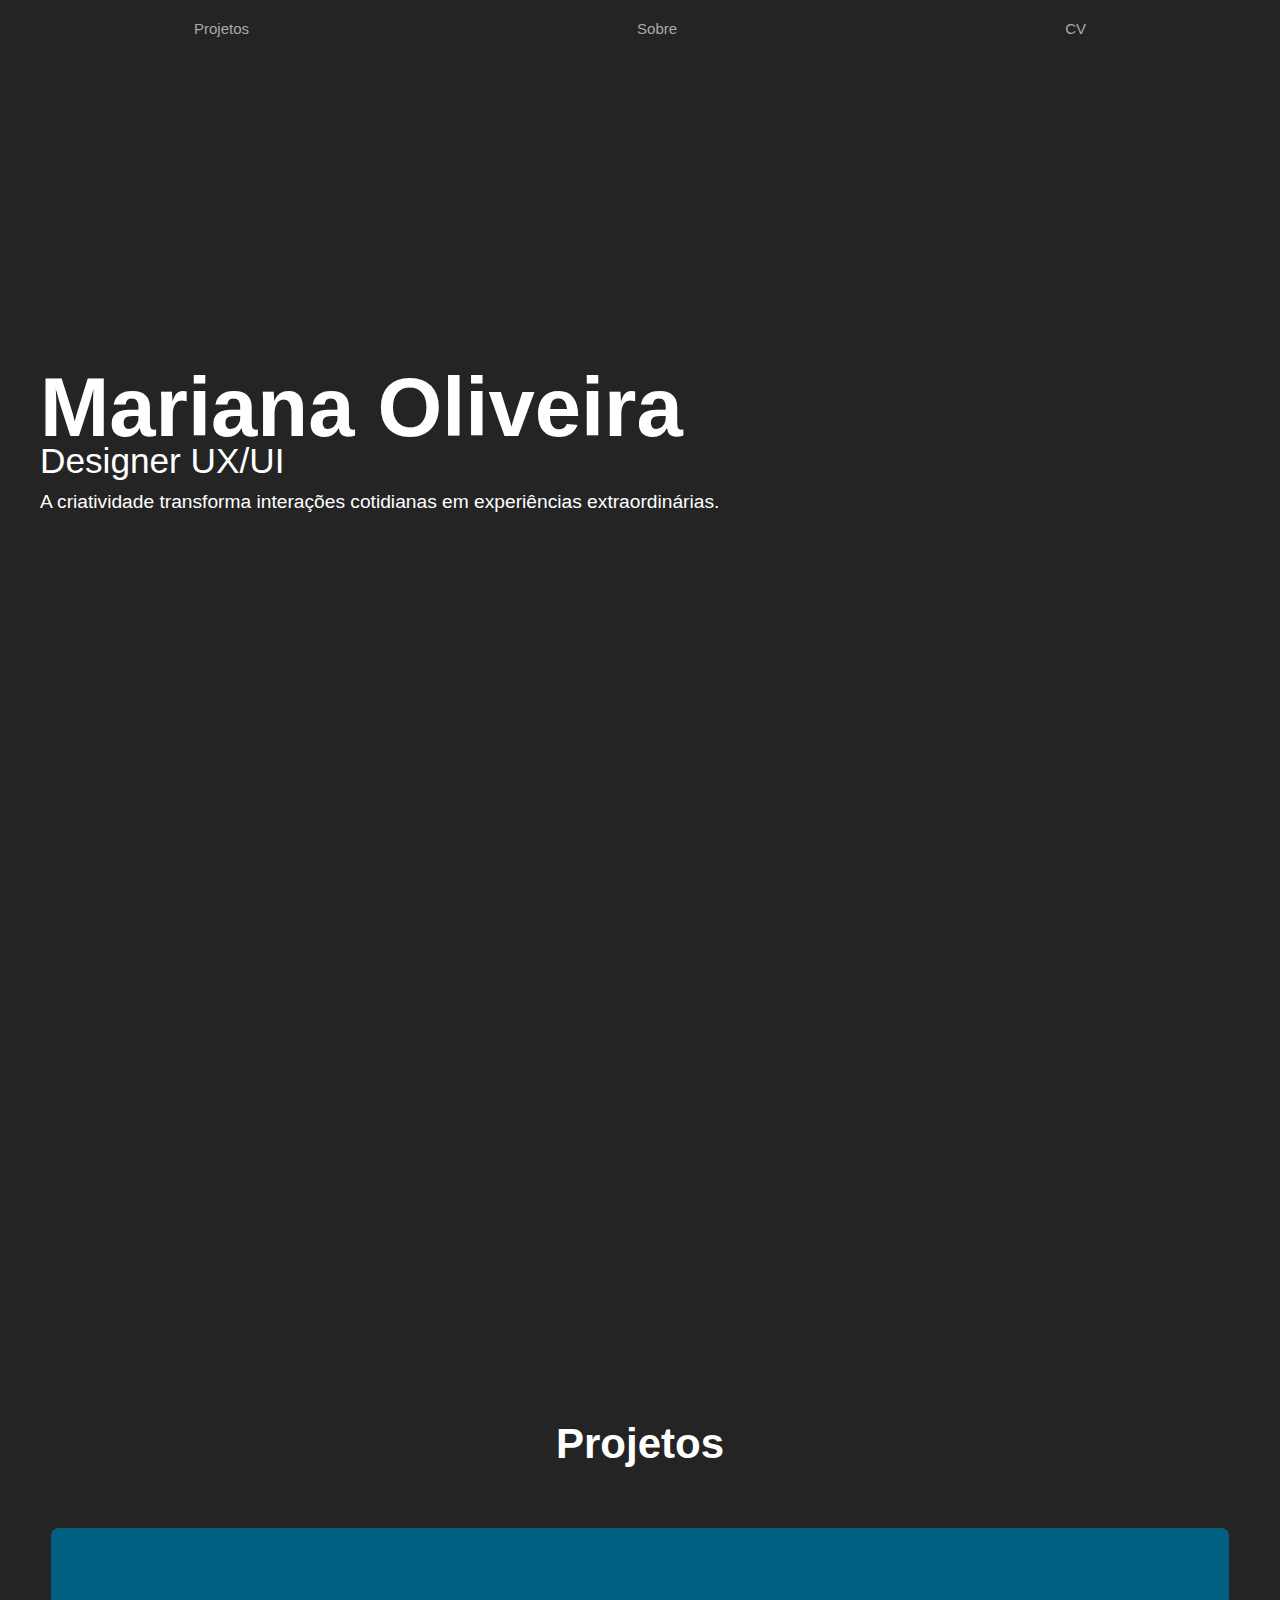
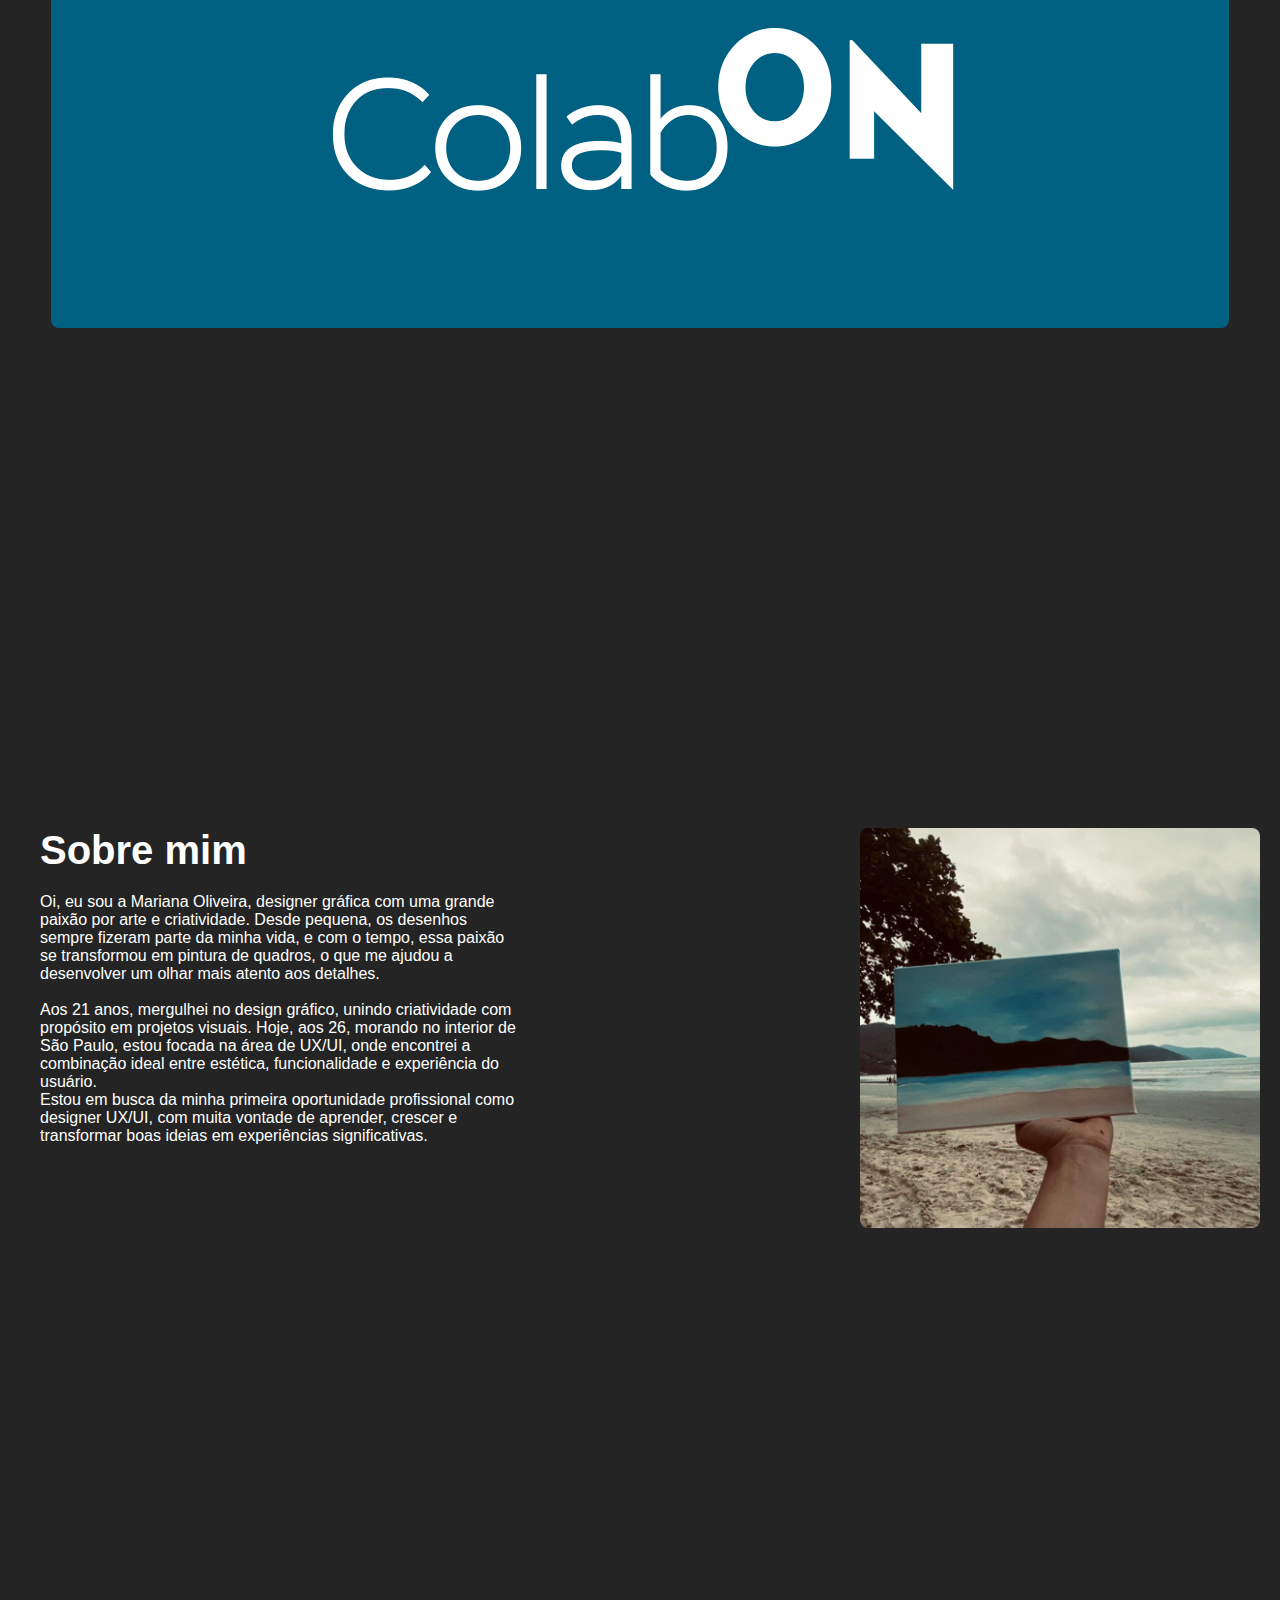
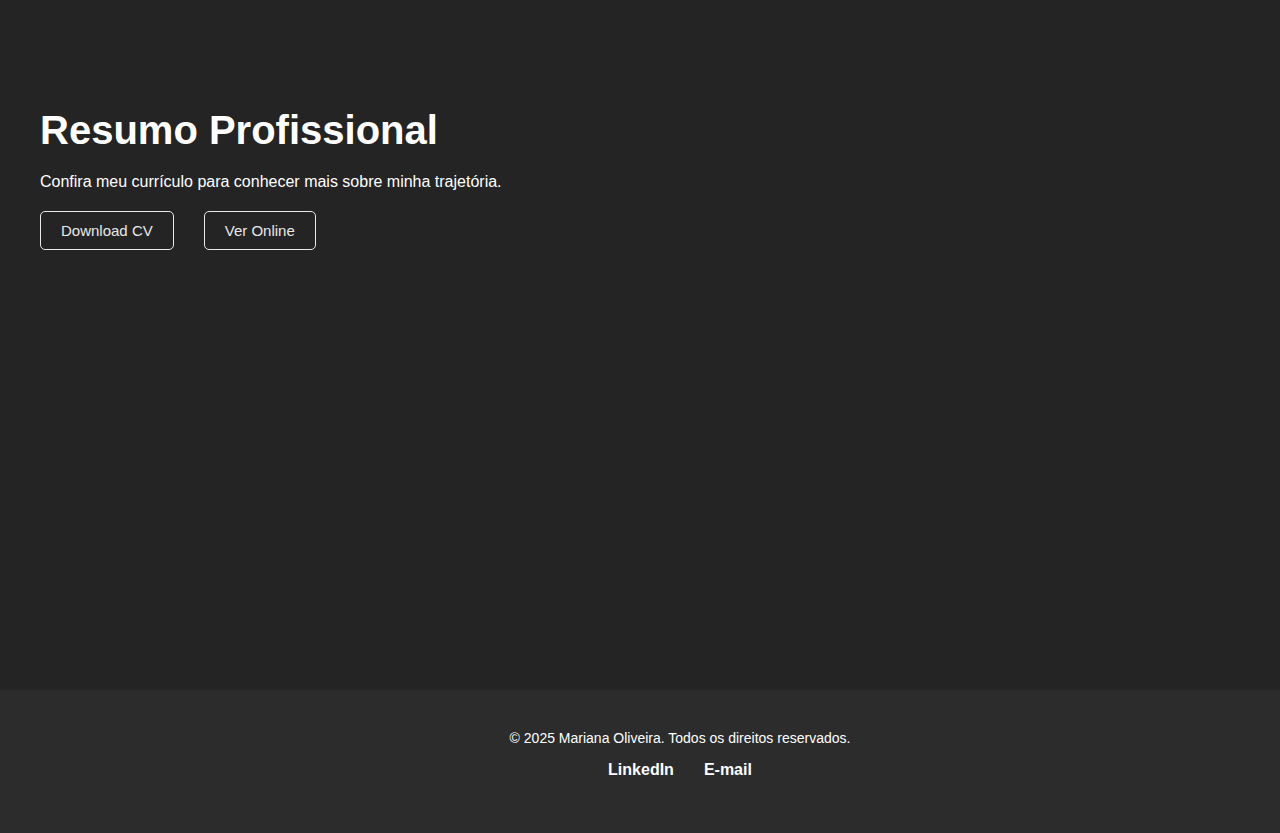
<file: index.html>
<!DOCTYPE html>
<html lang="pt-br">
<head>
    <!-- Meta dados -->
    <meta charset="UTF-8">
    <meta name="viewport" content="width=device-width, initial-scale=1.0">
    <title>Mariana Oliveira</title>
    <!-- Google Fonts -->
    <link rel="preconnect" href="https://fonts.googleapis.com">
    <link rel="preconnect" href="https://fonts.gstatic.com" crossorigin>
    <link rel="stylesheet" href="02.css">
    <link rel="stylesheet" href="https://cdnjs.cloudflare.com/ajax/libs/font-awesome/6.0.0-beta3/css/all.min.css">

</head>
<body>
    <header>

        <!-- Botão do menu hambúrguer no mobile -->
        <div class="menu-toggle" onclick="toggleMenu()">☰</div>

        <nav class="menu-desktop">
            <ul>
                <li><a href="#projetos" id="projetos-item">Projetos</a></li>
                <li><a href="#sobre" id="sobre-item">Sobre</a></li>
                <li><a href="#cv" id="cv-item">CV</a></li>
            </ul>
        </nav>
        <section id="container">
          <h1 class="name">Mariana Oliveira</h1>
          <p class="title">Designer UX/UI</p>
          <p class="quote">A criatividade transforma interações cotidianas em experiências extraordinárias.</p>
        </section> <!-- Aqui fechamos a tag <section> corretamente -->
    </header>

  <div style="height: 500px;"></div> <!-- Espaçador -->

  <div id="container-titulo" class="container-titulo">
    <h1 class="titulo-projetos">Projetos</h1>
  </div>
  

<!-- Conteúdo da página "Projetos" -->
<section id="projetos">

  <a href="projeto01.html" class="retangulo-link"> <!-- Adiciona o link aqui -->
<div class="retangulo">
  <img src="colaboncapa.png" alt="Imagem do projeto" class="imagem-projeto">
</div>
  </a>
</section>

<!--  FIM Conteúdo da página "Projetos" -->

<div style="height: 400px;"></div> <!-- Espaçador -->

<!-- Conteúdo da página "Sobre" -->
<section id="sobre">
  <div class="container-sobre">
    <div class="texto-sobre">
      <h1 class="titulo-sobre">Sobre mim</h1>
      <p>Oi, eu sou a Mariana Oliveira, designer gráfica com uma grande paixão por arte e criatividade. Desde pequena, os desenhos sempre fizeram parte da minha vida, e com o tempo, essa paixão se transformou em pintura de quadros, o que me ajudou a desenvolver um olhar mais atento aos detalhes.</p><br>

      <p>Aos 21 anos, mergulhei no design gráfico, unindo criatividade com propósito em projetos visuais. Hoje, aos 26, morando no interior de São Paulo, estou focada na área de UX/UI, onde encontrei a combinação ideal entre estética, funcionalidade e experiência do usuário.</p>
      
      <p>Estou em busca da minha primeira oportunidade profissional como designer UX/UI, com muita vontade de aprender, crescer e transformar boas ideias em experiências significativas.</p>
    </div>

<div class="imagem-sobre">
  <img src="1.jpeg" alt="Mariana Oliveira" />
</div>



  </div> <!-- fecha container-sobre -->
</section>

<!--  FIM Conteúdo da página "Sobre" -->

<div style="height: 400px;"></div> <!-- Espaçador -->

<!--  Conteúdo da página "CV" -->
<section id="cv">
  <div class="container">
      <!-- Título e descrição da seção CV -->
      <h1 class="titulo-sobre">Resumo Profissional</h1>
      <p>Confira meu currículo para conhecer mais sobre minha trajetória.</p>
      
      <!-- Botões para o CV -->
      <div class="botoes-cv">
            <a href="/docs/Currículo - Mariana Caroline de Oliveira - Designer UX UI.pdf" download class="btn-cv">Download CV</a>
            <a href="/docs/Currículo - Mariana Caroline de Oliveira - Designer UX UI.pdf" target="_blank" class="btn-cv">Ver Online</a>
      </div>
  </div>
</section>
<!--  FIM Conteúdo da página "CV" -->

<div style="height: 400px;"></div> <!-- Espaçador -->

<footer class="rodape">
  <div class="container-rodape">
    <p>© 2025 Mariana Oliveira. Todos os direitos reservados.</p>
    <ul class="social-links">
      <li><a href="https://www.linkedin.com/in/marianacadeoli" target="_blank">LinkedIn</a></li>
      <li><a href="mailto:mari_oliveira99@icloud.com">E-mail</a></li>
    </ul>
  </div>
</footer>

<script>


  const links = document.querySelectorAll('.menu-desktop ul li a');

  links.forEach(link => {
    link.addEventListener('click', function () {
      // Remove a classe 'ativo' de todos os links
      links.forEach(l => l.classList.remove('ativo'));
      
      // Adiciona 'ativo' somente ao link clicado
      this.classList.add('ativo');
    });
  });


function trocarImagemProjeto() {
  const imagemProjeto = document.querySelector(".imagem-projeto");

  if (!imagemProjeto) return; // segurança: evita erro se não encontrar a imagem

  if (window.innerWidth <= 768) {
    imagemProjeto.src = "colaboncapamobile.png"; // Imagem para mobile
  } else {
    imagemProjeto.src = "colaboncapa.png"; // Imagem para desktop
  }
}

// Executa ao carregar a página
trocarImagemProjeto();

// Reexecuta ao redimensionar a tela
window.addEventListener("resize", trocarImagemProjeto);

  function toggleMenu() {
      document.querySelector(".menu-desktop").classList.toggle("menu-open");
  }

  document.addEventListener("DOMContentLoaded", function () {
      const menuLinks = document.querySelectorAll(".menu-desktop a");
      const sections = document.querySelectorAll("section");
      const firstSection = document.querySelector(".container"); // Seção inicial

      function scrollToSection(event) {
          event.preventDefault();

          const targetId = this.getAttribute("href");
          const targetSection = document.querySelector(targetId);

          if (targetSection) {
              const windowHeight = window.innerHeight;
              const sectionHeight = targetSection.offsetHeight;
              const sectionTop = targetSection.offsetTop;
              const offset = sectionTop - (windowHeight / 2) + (sectionHeight / 2);

              window.scrollTo({
                  top: offset,
                  behavior: "smooth"
              });

              menuLinks.forEach(link => link.classList.remove("active"));

              setTimeout(() => {
                  this.classList.add("active");
              }, 800);
          }
      }

      menuLinks.forEach(link => {
          link.addEventListener("click", scrollToSection);
      });

      function activateLink() {
          let fromTop = window.scrollY;
          let windowHeight = window.innerHeight;
          let firstSectionHeight = firstSection.offsetHeight;
          let firstSectionBottom = firstSection.offsetTop + firstSectionHeight;

          // Se estiver na primeira seção, remove os links ativos
          if (fromTop < firstSectionBottom / 3) {
              menuLinks.forEach(link => link.classList.remove("active"));
              return;
          }

          let found = false;

          sections.forEach(section => {
              let sectionTop = section.offsetTop;
              let sectionHeight = section.offsetHeight;
              let sectionCenter = sectionTop - (windowHeight / 2) + (sectionHeight / 2);

              if (fromTop >= sectionCenter - 50 && fromTop < sectionCenter + sectionHeight - 50) {
                  let sectionId = "#" + section.id;

                  menuLinks.forEach(link => {
                      if (link.getAttribute("href") === sectionId) {
                          link.classList.add("active");
                          found = true;
                      } else if (!found) {
                          link.classList.remove("active");
                      }
                  });
              }
          });
      }

      window.addEventListener("scroll", activateLink);
      activateLink();
  });
</script>


</body>
</html>
</file>
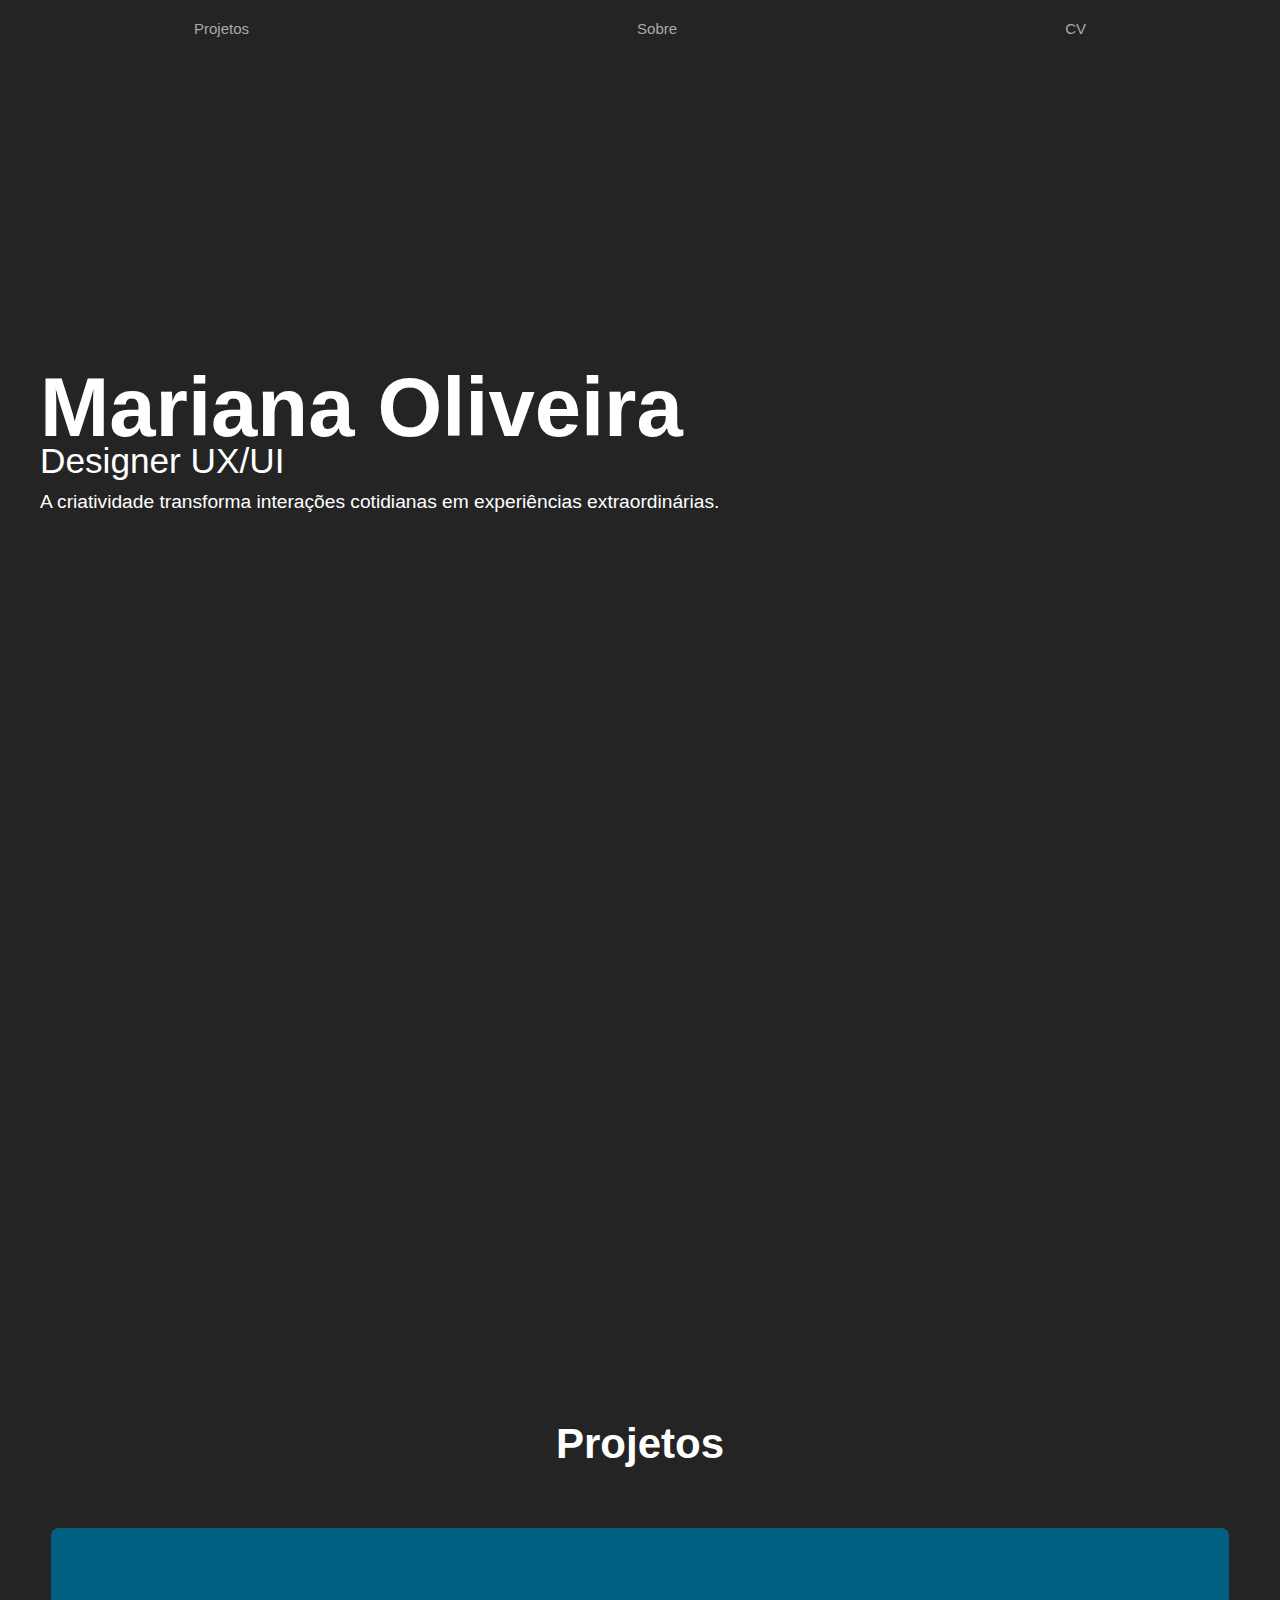
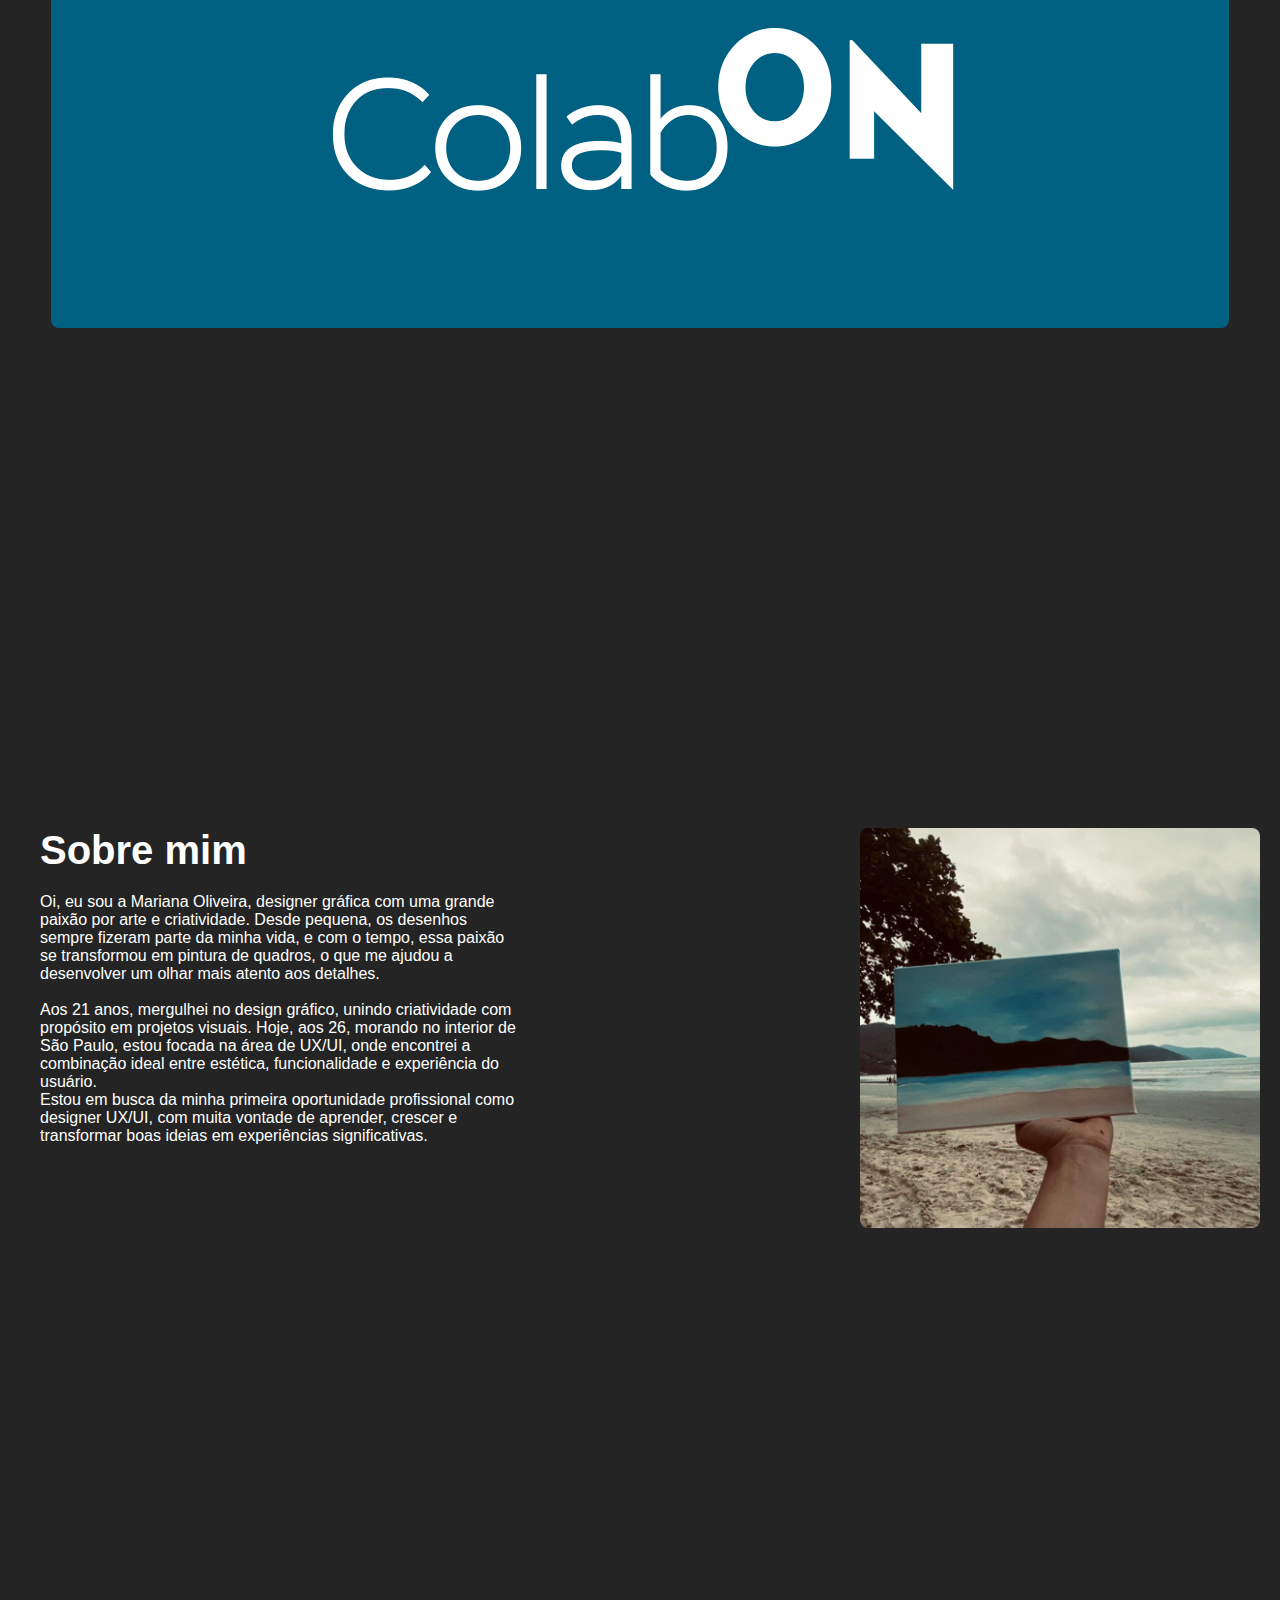
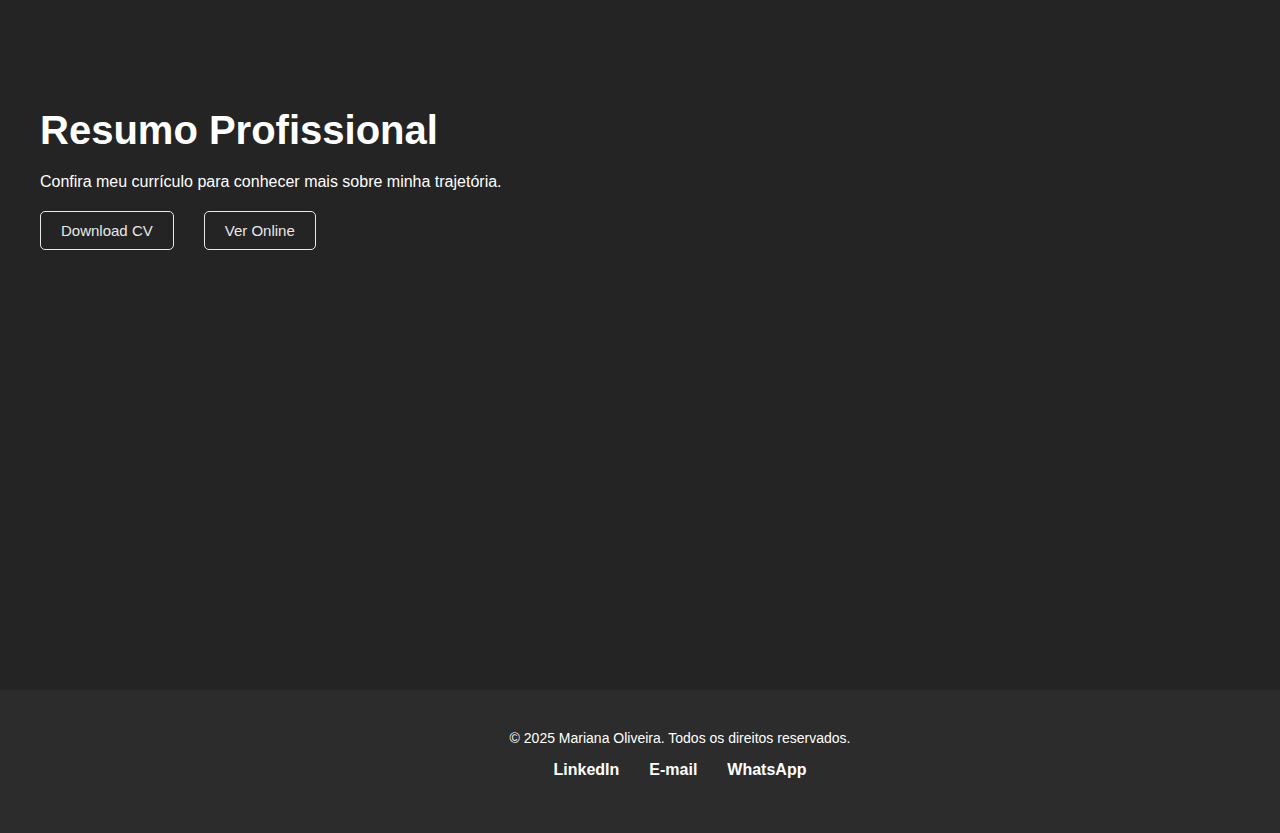
<file: index01.html>
<!DOCTYPE html>
<html lang="pt-br">
<head>
    <!-- Meta dados -->
    <meta charset="UTF-8">
    <meta name="viewport" content="width=device-width, initial-scale=1.0">
    <title>Mariana Oliveira</title>
    <!-- Google Fonts -->
    <link rel="preconnect" href="https://fonts.googleapis.com">
    <link rel="preconnect" href="https://fonts.gstatic.com" crossorigin>
    <link rel="stylesheet" href="02.css">
    <link rel="stylesheet" href="https://cdnjs.cloudflare.com/ajax/libs/font-awesome/6.0.0-beta3/css/all.min.css">

</head>
<body>
    <header>

        <!-- Botão do menu hambúrguer no mobile -->
        <div class="menu-toggle" onclick="toggleMenu()">☰</div>

        <nav class="menu-desktop">
            <ul>
                <li><a href="#projetos" id="projetos-item">Projetos</a></li>
                <li><a href="#sobre" id="sobre-item">Sobre</a></li>
                <li><a href="#cv" id="cv-item">CV</a></li>
            </ul>
        </nav>
        <section id="container">
          <h1 class="name">Mariana Oliveira</h1>
          <p class="title">Designer UX/UI</p>
          <p class="quote">A criatividade transforma interações cotidianas em experiências extraordinárias.</p>
        </section> <!-- Aqui fechamos a tag <section> corretamente -->
    </header>

  <div style="height: 500px;"></div> <!-- Espaçador -->

  <div id="container-titulo" class="container-titulo">
    <h1 class="titulo-projetos">Projetos</h1>
  </div>
  

<!-- Conteúdo da página "Projetos" -->
<section id="projetos">

  <a href="projeto01.html" class="retangulo-link"> <!-- Adiciona o link aqui -->
<div class="retangulo">
  <img src="colaboncapa.png" alt="Imagem do projeto" class="imagem-projeto">
</div>
  </a>
</section>

<!--  FIM Conteúdo da página "Projetos" -->

<div style="height: 400px;"></div> <!-- Espaçador -->

<!-- Conteúdo da página "Sobre" -->
<section id="sobre">
  <div class="container-sobre">
    <div class="texto-sobre">
      <h1 class="titulo-sobre">Sobre mim</h1>
      <p>Oi, eu sou a Mariana Oliveira, designer gráfica com uma grande paixão por arte e criatividade. Desde pequena, os desenhos sempre fizeram parte da minha vida, e com o tempo, essa paixão se transformou em pintura de quadros, o que me ajudou a desenvolver um olhar mais atento aos detalhes.</p><br>

      <p>Aos 21 anos, mergulhei no design gráfico, unindo criatividade com propósito em projetos visuais. Hoje, aos 26, morando no interior de São Paulo, estou focada na área de UX/UI, onde encontrei a combinação ideal entre estética, funcionalidade e experiência do usuário.</p>
      
      <p>Estou em busca da minha primeira oportunidade profissional como designer UX/UI, com muita vontade de aprender, crescer e transformar boas ideias em experiências significativas.</p>
    </div>

<div class="imagem-sobre">
  <img src="1.jpeg" alt="Mariana Oliveira" />
</div>



  </div> <!-- fecha container-sobre -->
</section>

<!--  FIM Conteúdo da página "Sobre" -->

<div style="height: 400px;"></div> <!-- Espaçador -->

<!--  Conteúdo da página "CV" -->
<section id="cv">
  <div class="container">
      <!-- Título e descrição da seção CV -->
      <h1 class="titulo-sobre">Resumo Profissional</h1>
      <p>Confira meu currículo para conhecer mais sobre minha trajetória.</p>
      
      <!-- Botões para o CV -->
      <div class="botoes-cv">
            <a href="/docs/Currículo - Mariana Caroline de Oliveira - Designer UX UI.pdf" download class="btn-cv">Download CV</a>
            <a href="/docs/Currículo - Mariana Caroline de Oliveira - Designer UX UI.pdf" target="_blank" class="btn-cv">Ver Online</a>
      </div>
  </div>
</section>
<!--  FIM Conteúdo da página "CV" -->

<div style="height: 400px;"></div> <!-- Espaçador -->

<footer class="rodape">
  <div class="container-rodape">
    <p>© 2025 Mariana Oliveira. Todos os direitos reservados.</p>
    <ul class="social-links">
      <li><a href="https://www.linkedin.com/in/marianacadeoli" target="_blank">LinkedIn</a></li>
      <li><a href="mailto:mari_oliveira99@icloud.com">E-mail</a></li>
      <li><a href="https://wa.me/5516997311265" target="_blank" rel="noopener noreferrer">WhatsApp</a></li>
    </ul>
  </div>
</footer>

<script>


  const links = document.querySelectorAll('.menu-desktop ul li a');

  links.forEach(link => {
    link.addEventListener('click', function () {
      // Remove a classe 'ativo' de todos os links
      links.forEach(l => l.classList.remove('ativo'));
      
      // Adiciona 'ativo' somente ao link clicado
      this.classList.add('ativo');
    });
  });


function trocarImagemProjeto() {
  const imagemProjeto = document.querySelector(".imagem-projeto");

  if (!imagemProjeto) return; // segurança: evita erro se não encontrar a imagem

  if (window.innerWidth <= 768) {
    imagemProjeto.src = "colaboncapamobile.png"; // Imagem para mobile
  } else {
    imagemProjeto.src = "colaboncapa.png"; // Imagem para desktop
  }
}

// Executa ao carregar a página
trocarImagemProjeto();

// Reexecuta ao redimensionar a tela
window.addEventListener("resize", trocarImagemProjeto);

  function toggleMenu() {
      document.querySelector(".menu-desktop").classList.toggle("menu-open");
  }

  document.addEventListener("DOMContentLoaded", function () {
      const menuLinks = document.querySelectorAll(".menu-desktop a");
      const sections = document.querySelectorAll("section");
      const firstSection = document.querySelector(".container"); // Seção inicial

      function scrollToSection(event) {
          event.preventDefault();

          const targetId = this.getAttribute("href");
          const targetSection = document.querySelector(targetId);

          if (targetSection) {
              const windowHeight = window.innerHeight;
              const sectionHeight = targetSection.offsetHeight;
              const sectionTop = targetSection.offsetTop;
              const offset = sectionTop - (windowHeight / 2) + (sectionHeight / 2);

              window.scrollTo({
                  top: offset,
                  behavior: "smooth"
              });

              menuLinks.forEach(link => link.classList.remove("active"));

              setTimeout(() => {
                  this.classList.add("active");
              }, 800);
          }
      }

      menuLinks.forEach(link => {
          link.addEventListener("click", scrollToSection);
      });

      function activateLink() {
          let fromTop = window.scrollY;
          let windowHeight = window.innerHeight;
          let firstSectionHeight = firstSection.offsetHeight;
          let firstSectionBottom = firstSection.offsetTop + firstSectionHeight;

          // Se estiver na primeira seção, remove os links ativos
          if (fromTop < firstSectionBottom / 3) {
              menuLinks.forEach(link => link.classList.remove("active"));
              return;
          }

          let found = false;

          sections.forEach(section => {
              let sectionTop = section.offsetTop;
              let sectionHeight = section.offsetHeight;
              let sectionCenter = sectionTop - (windowHeight / 2) + (sectionHeight / 2);

              if (fromTop >= sectionCenter - 50 && fromTop < sectionCenter + sectionHeight - 50) {
                  let sectionId = "#" + section.id;

                  menuLinks.forEach(link => {
                      if (link.getAttribute("href") === sectionId) {
                          link.classList.add("active");
                          found = true;
                      } else if (!found) {
                          link.classList.remove("active");
                      }
                  });
              }
          });
      }

      window.addEventListener("scroll", activateLink);
      activateLink();
  });
</script>


</body>
</html>
</file>
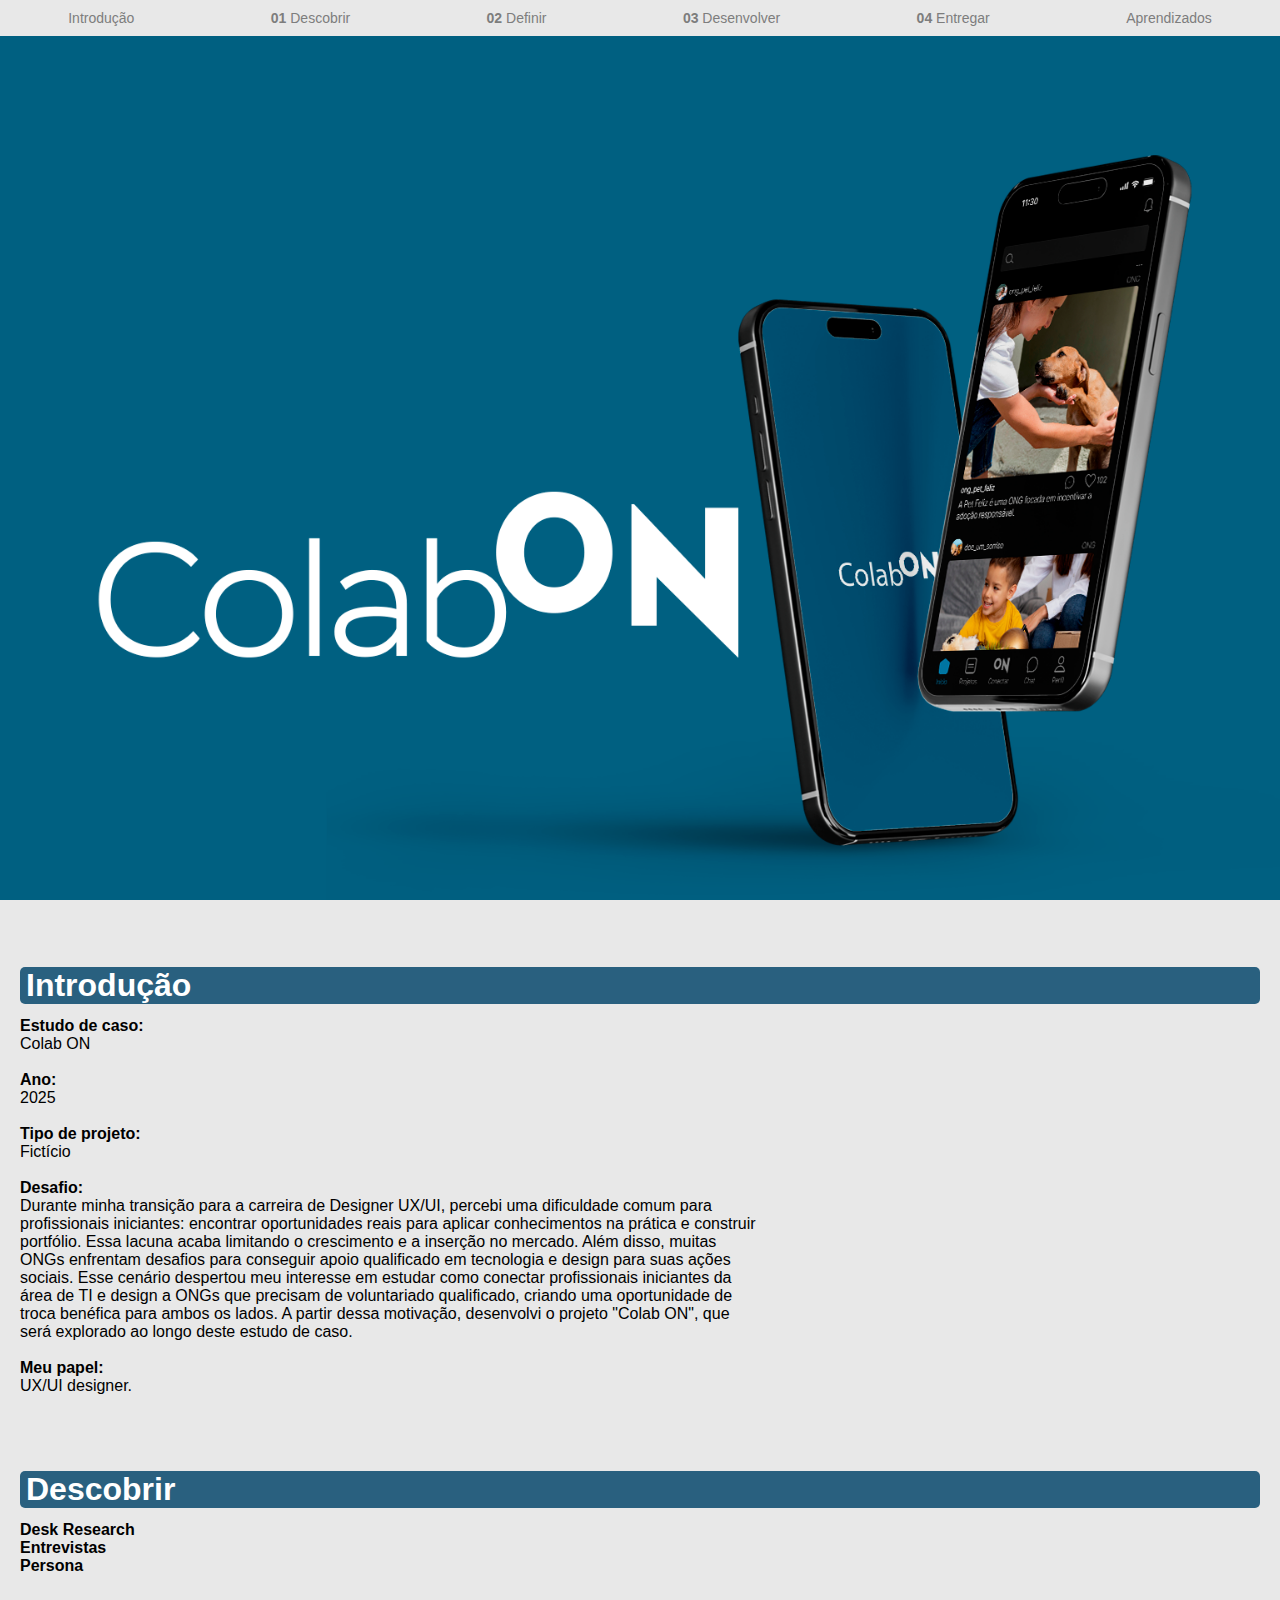
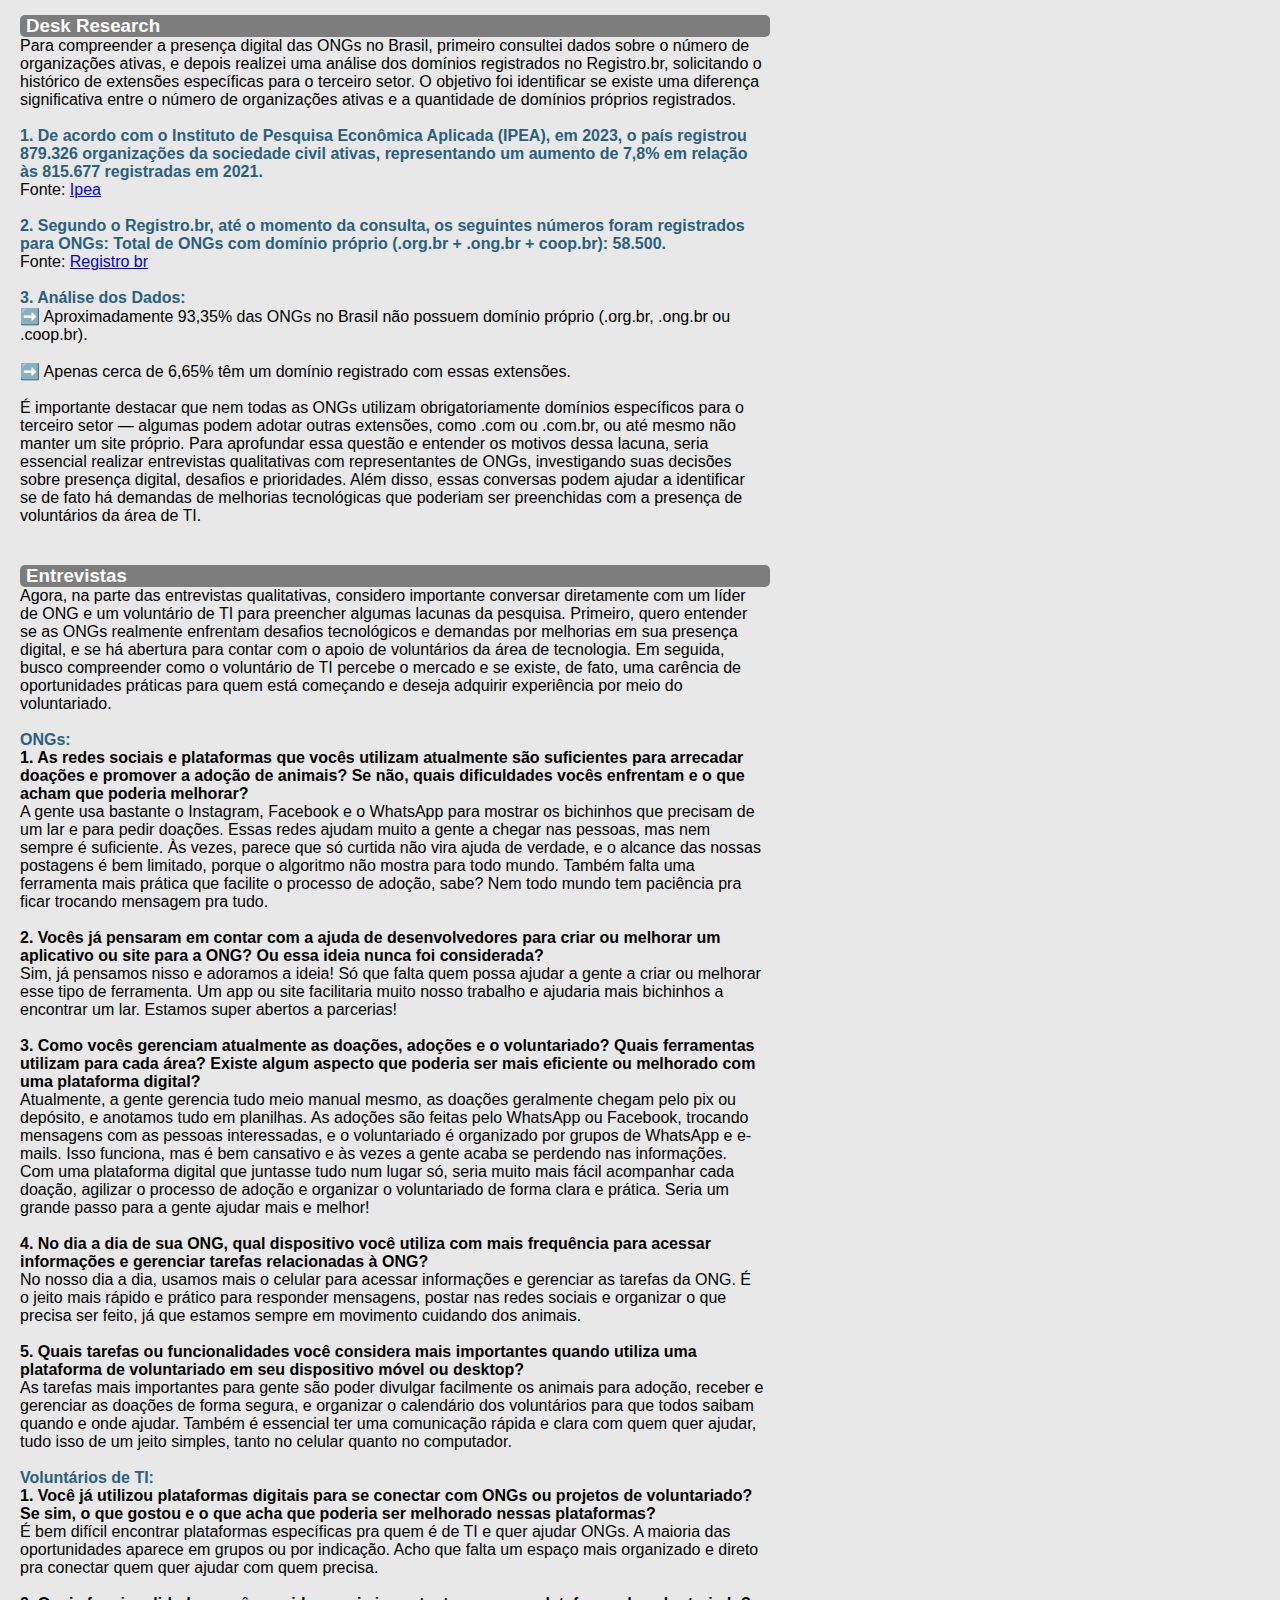
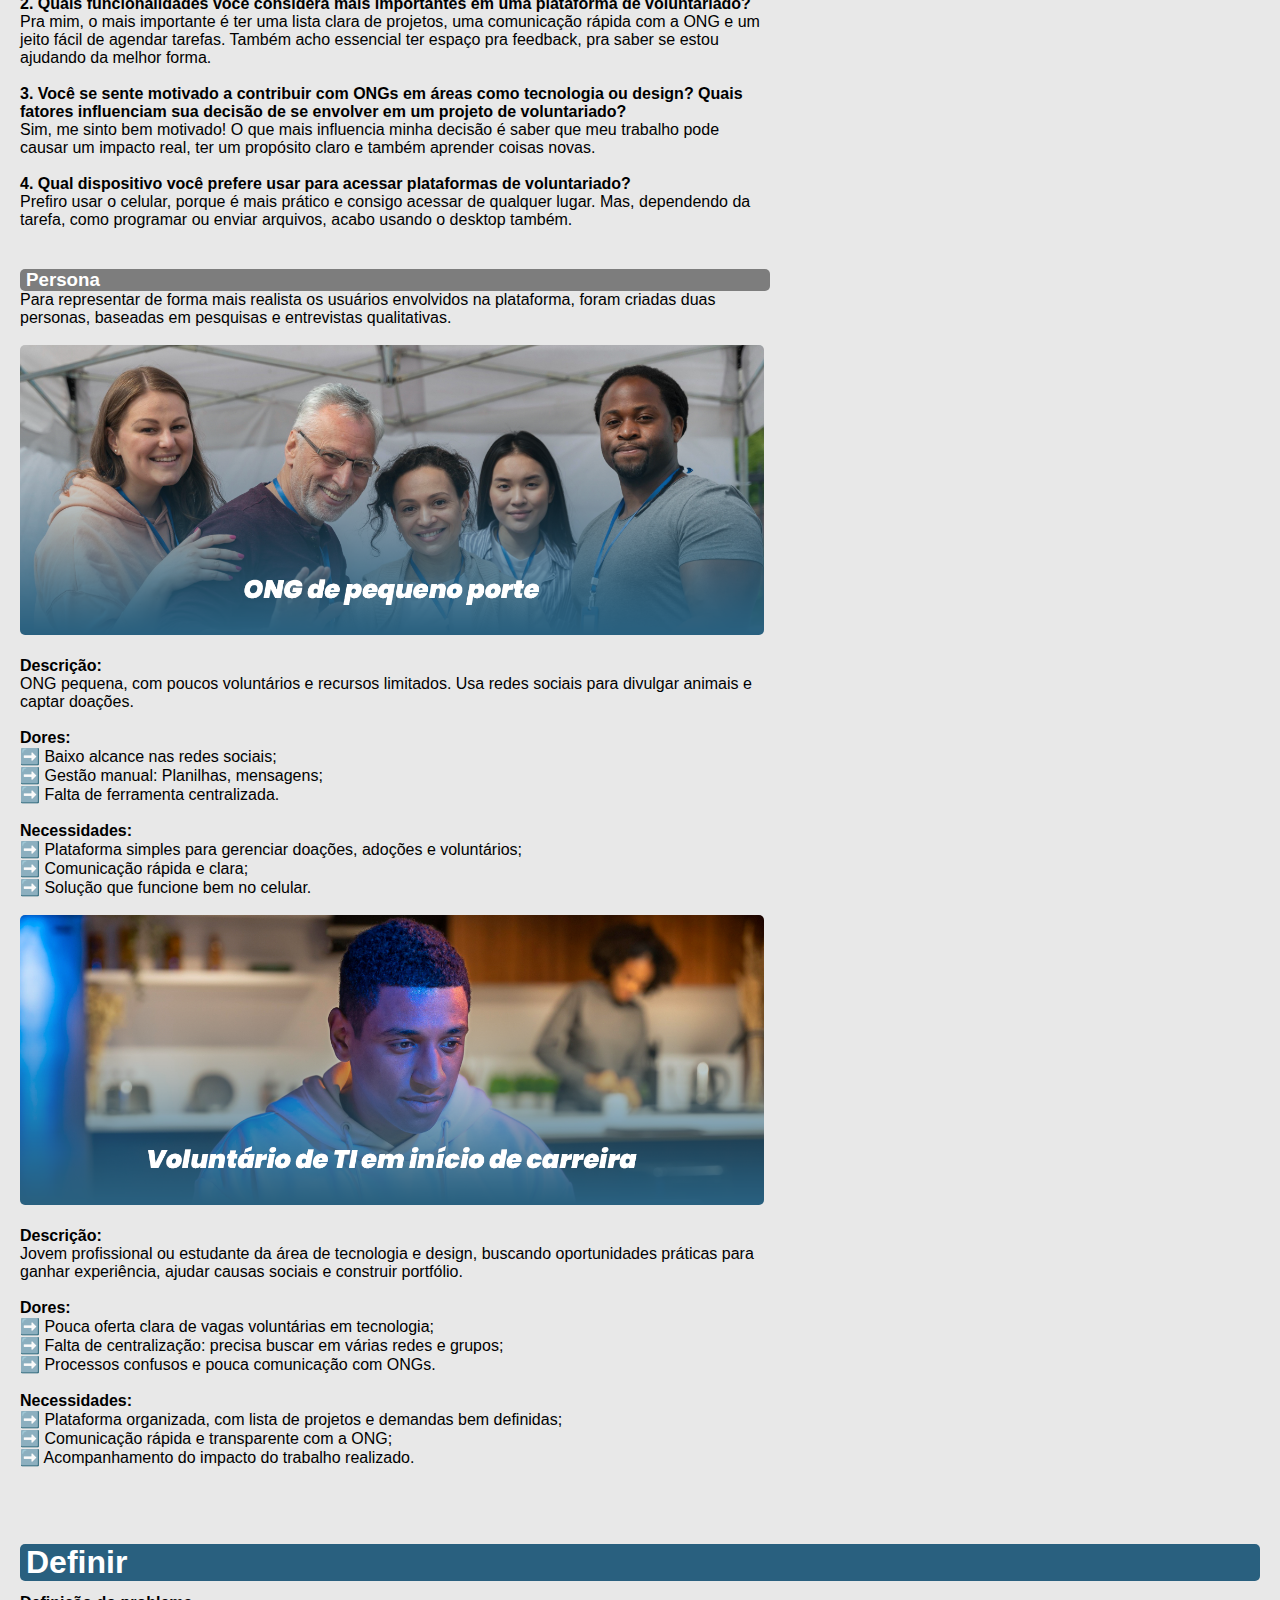
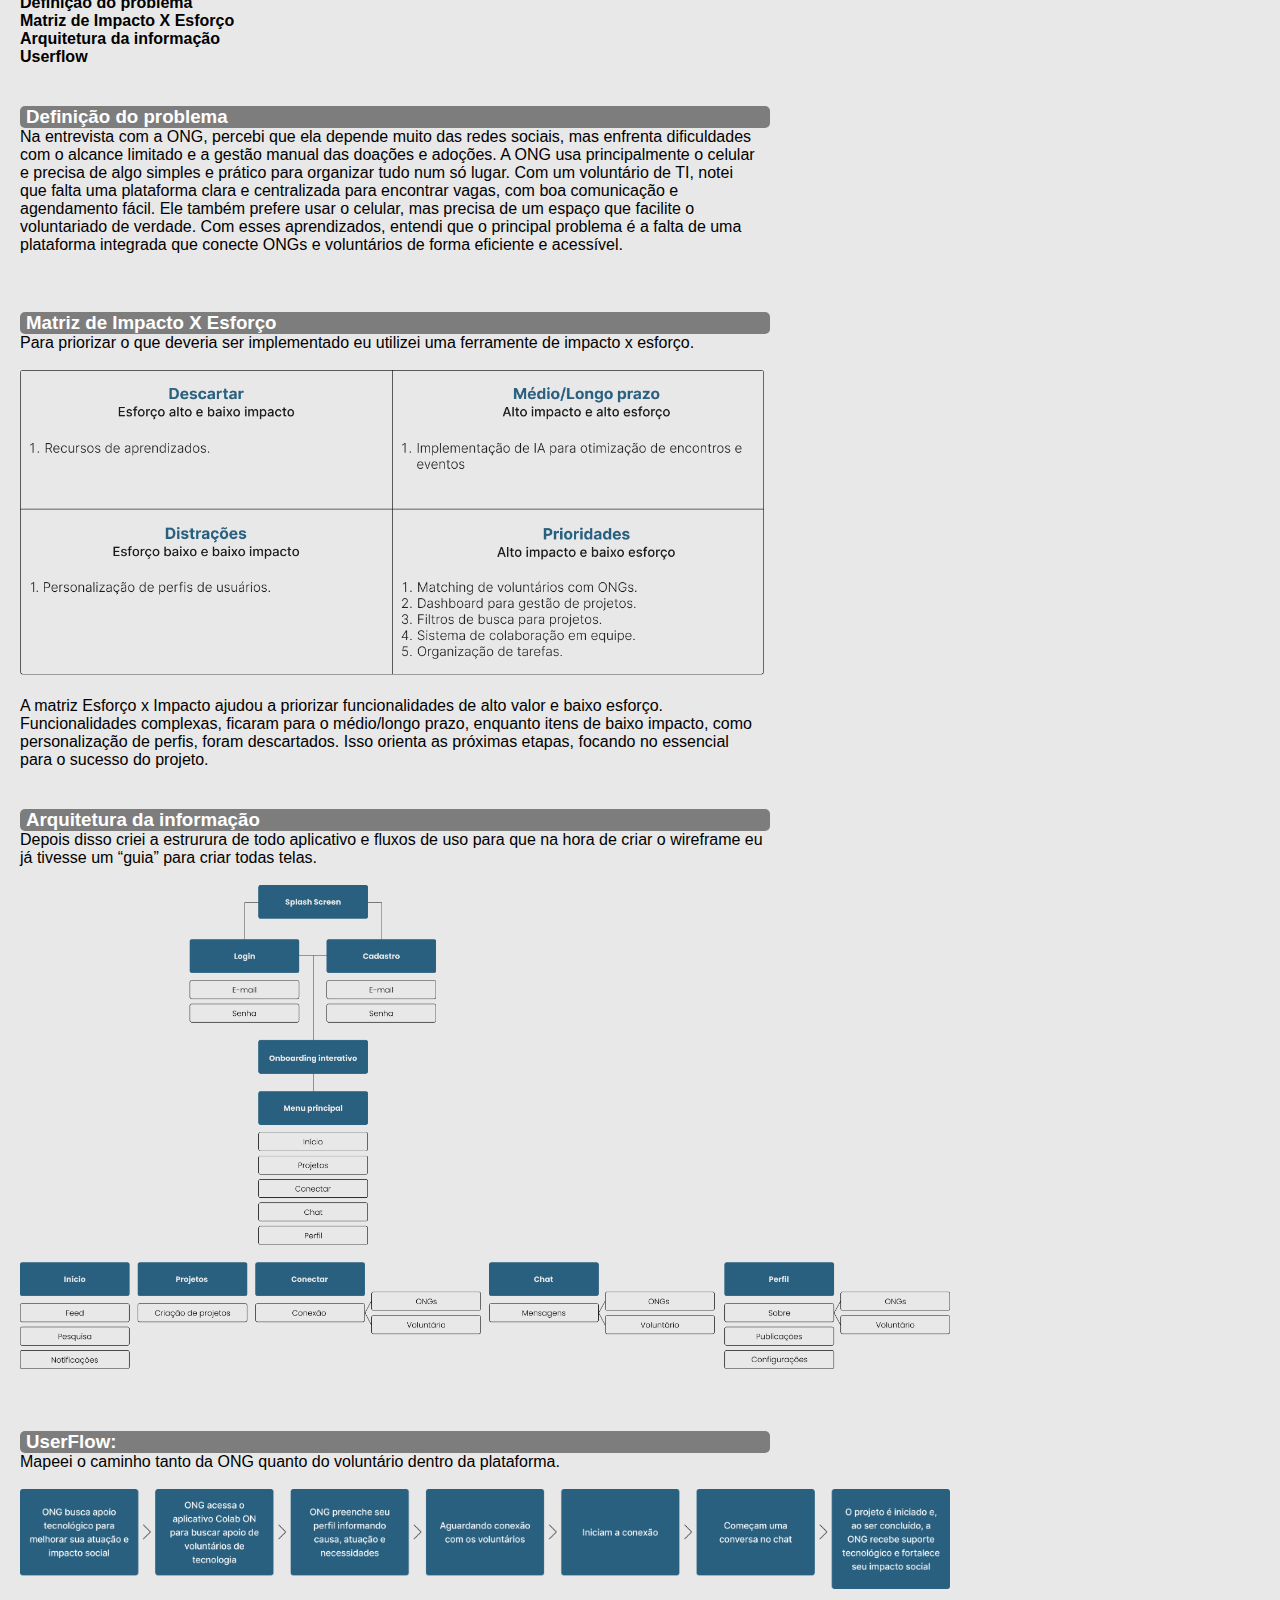
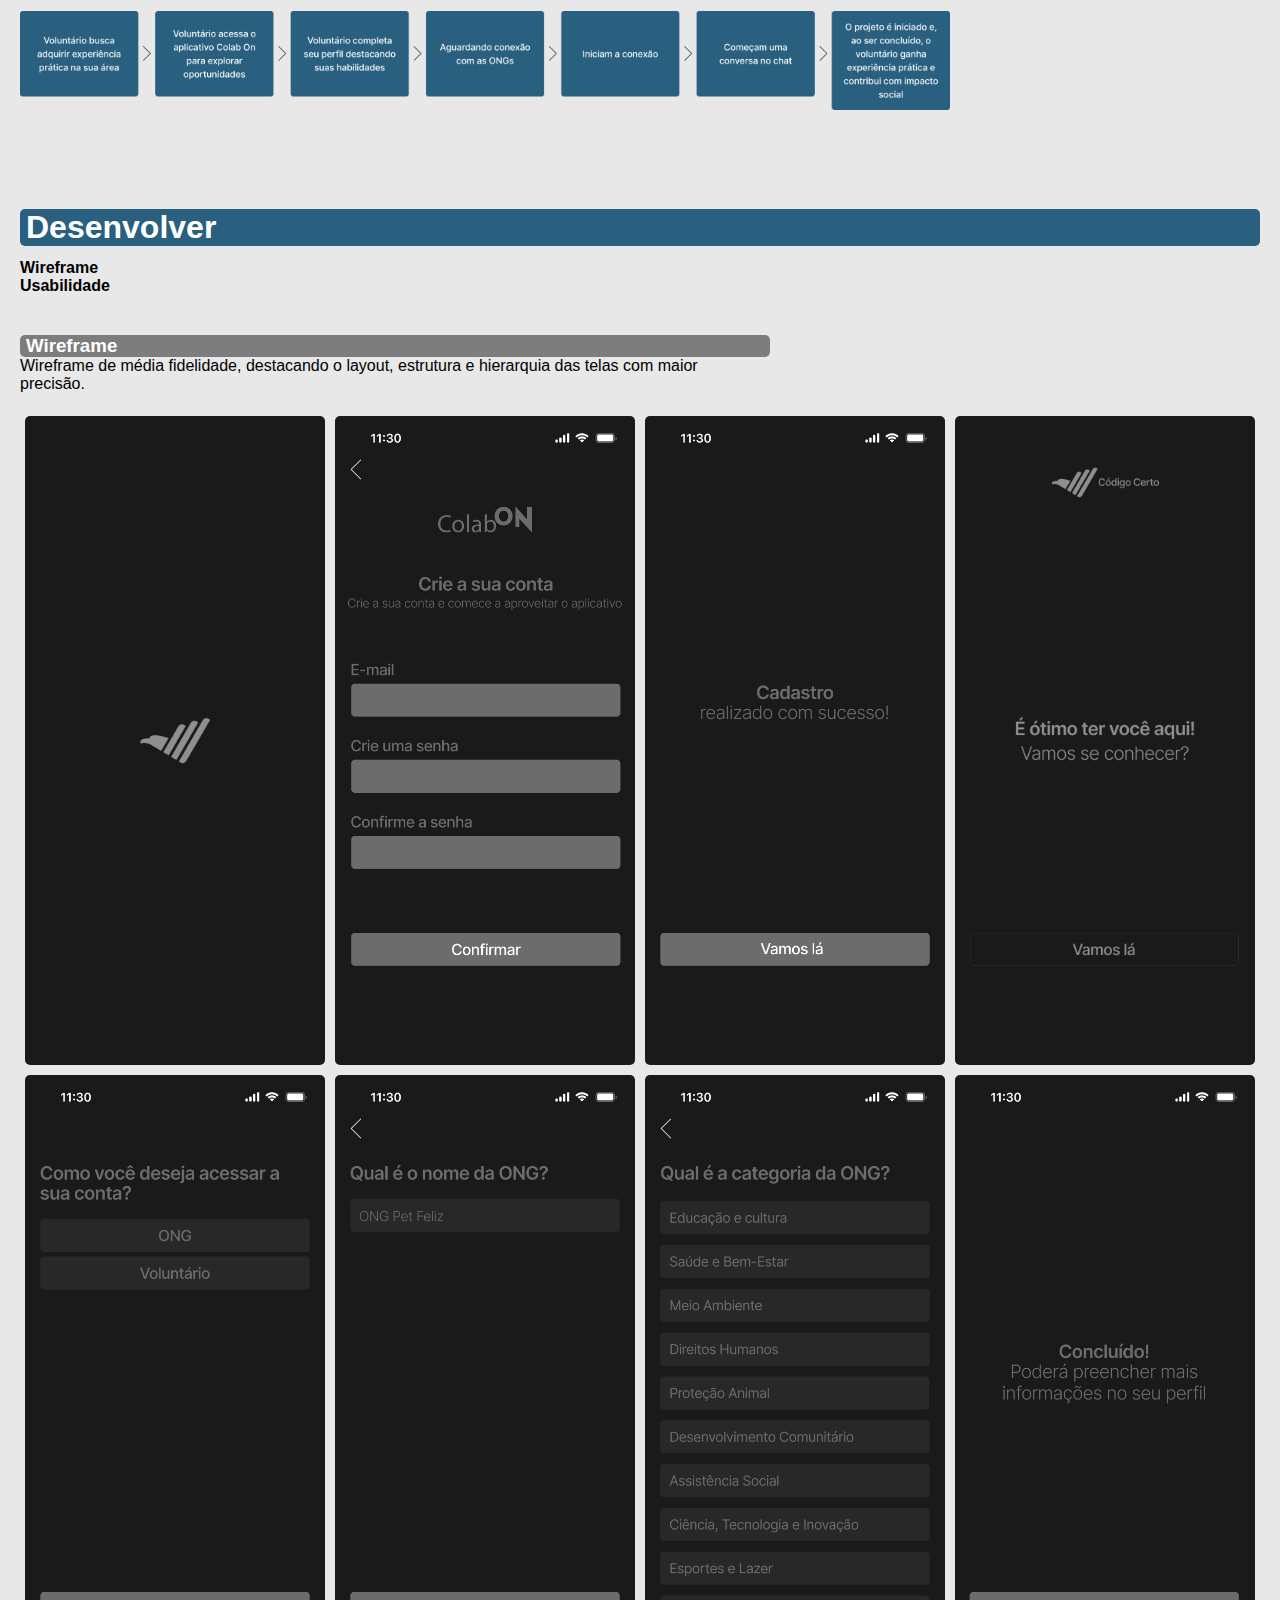
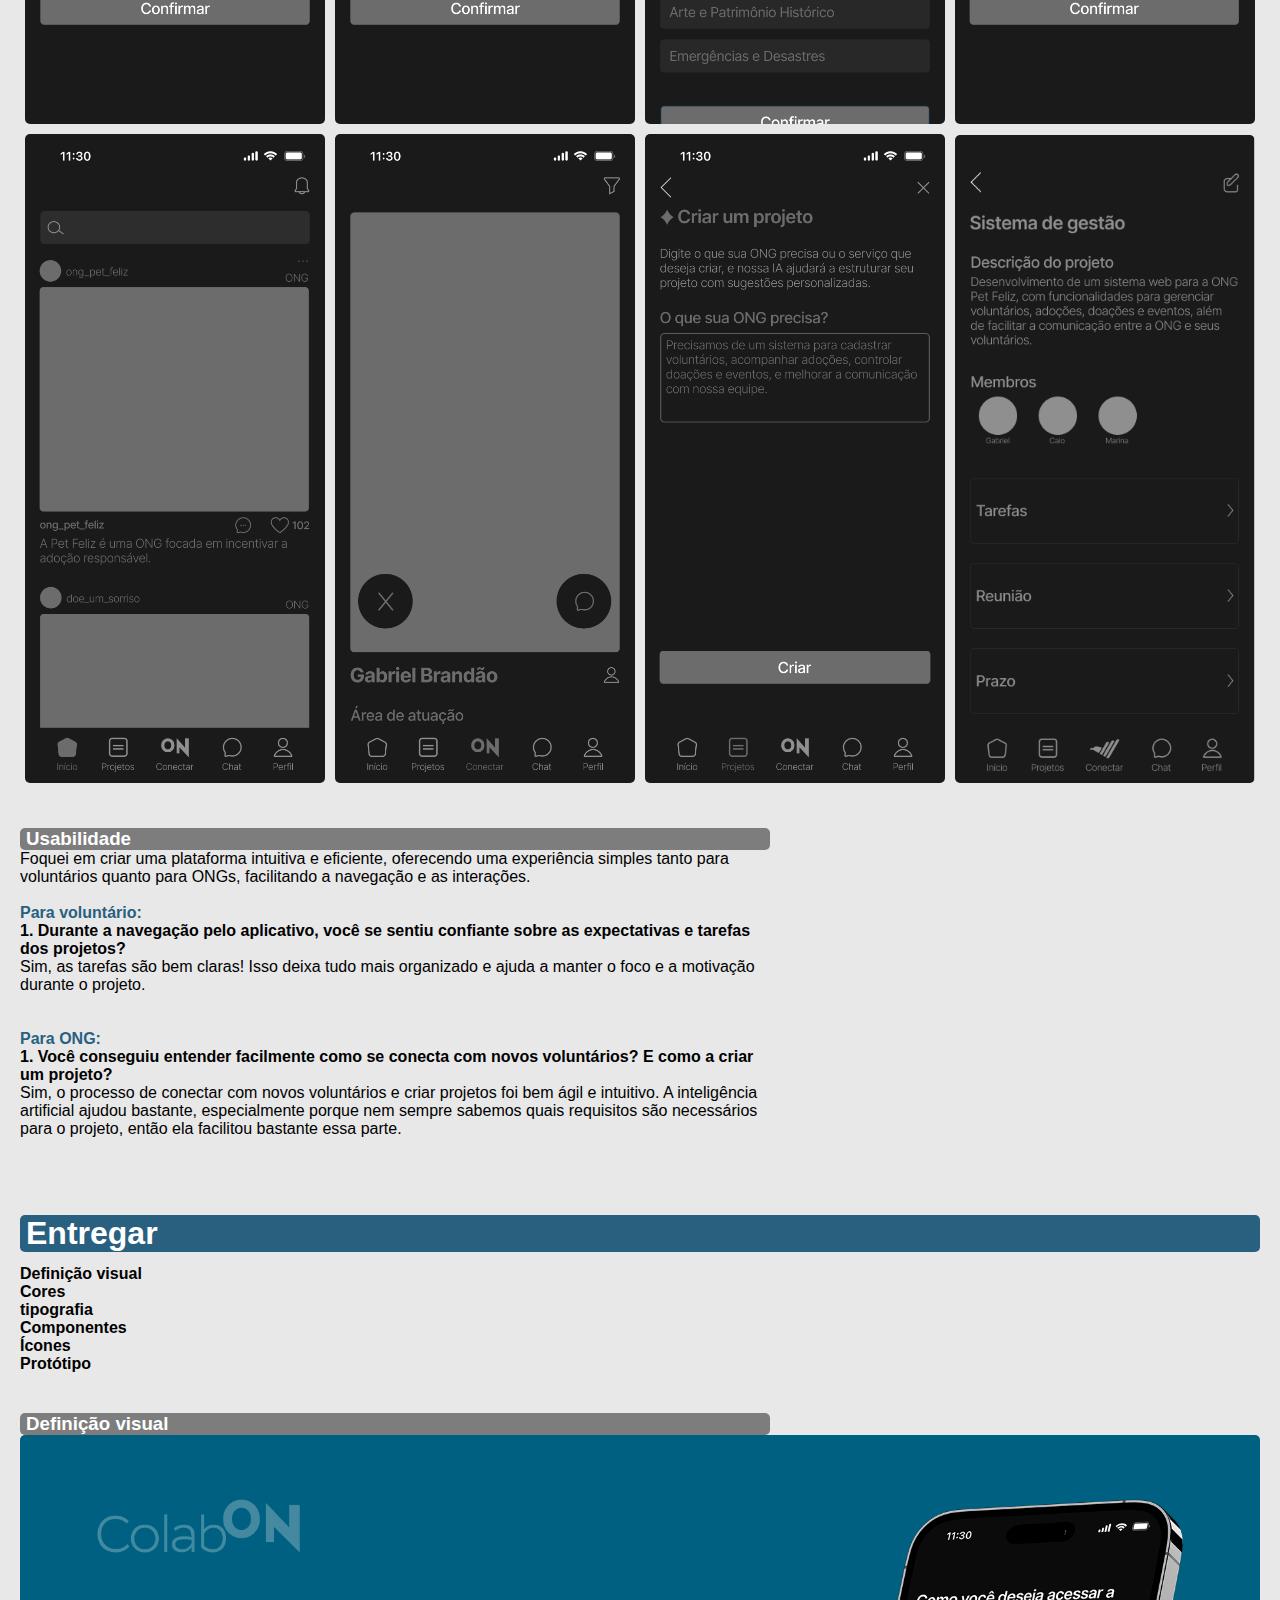
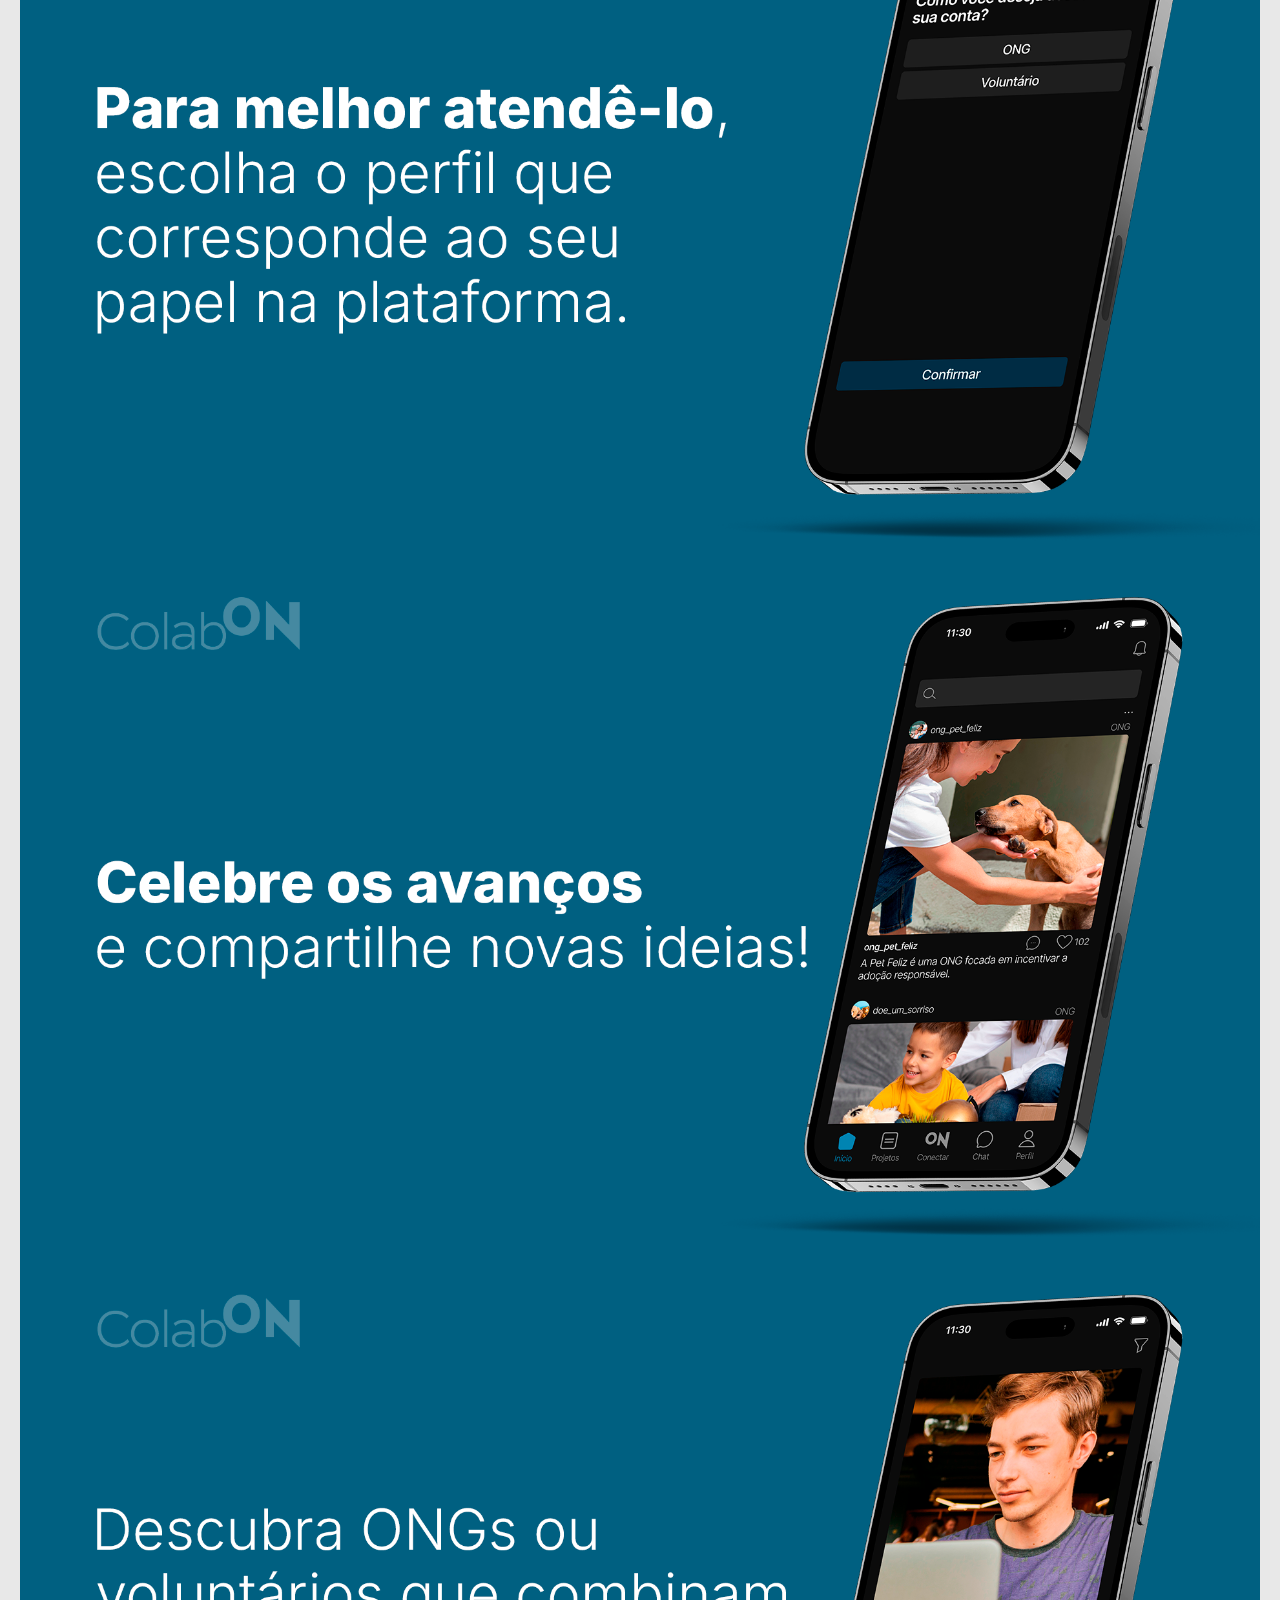
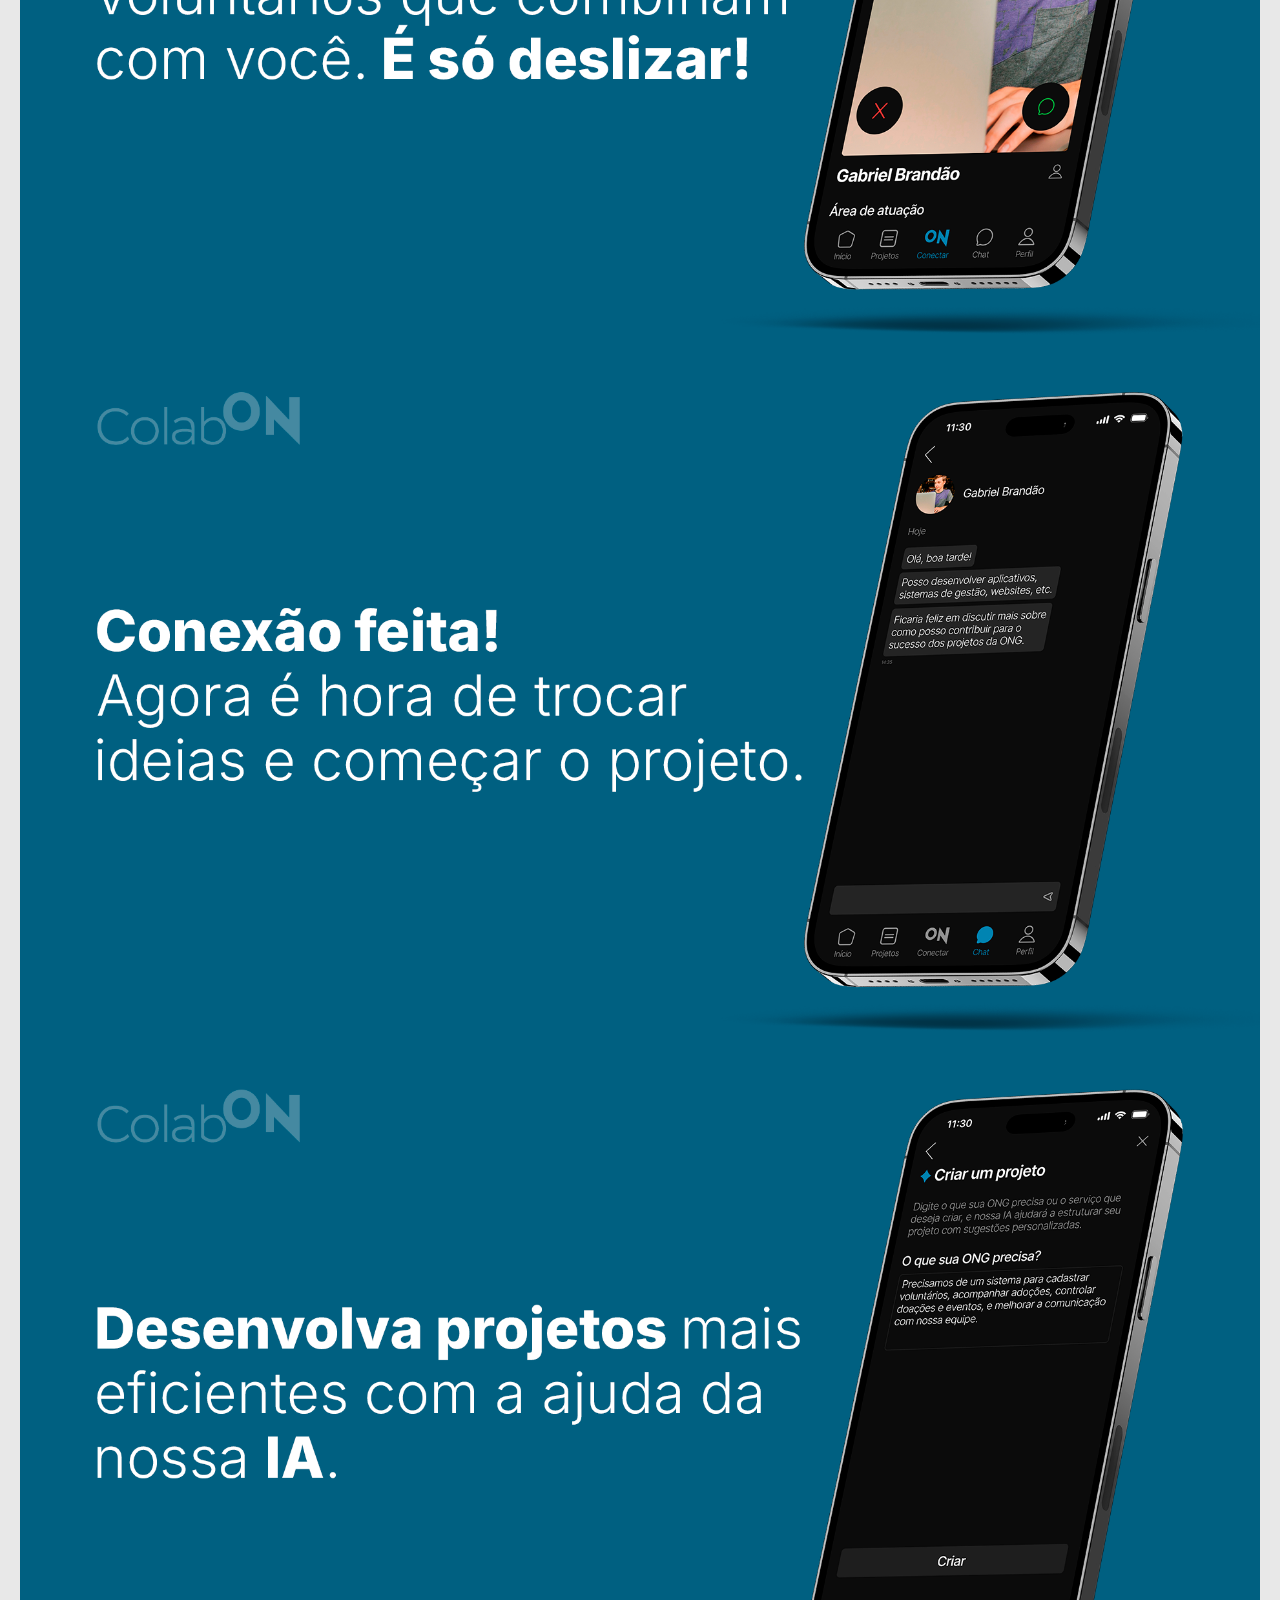
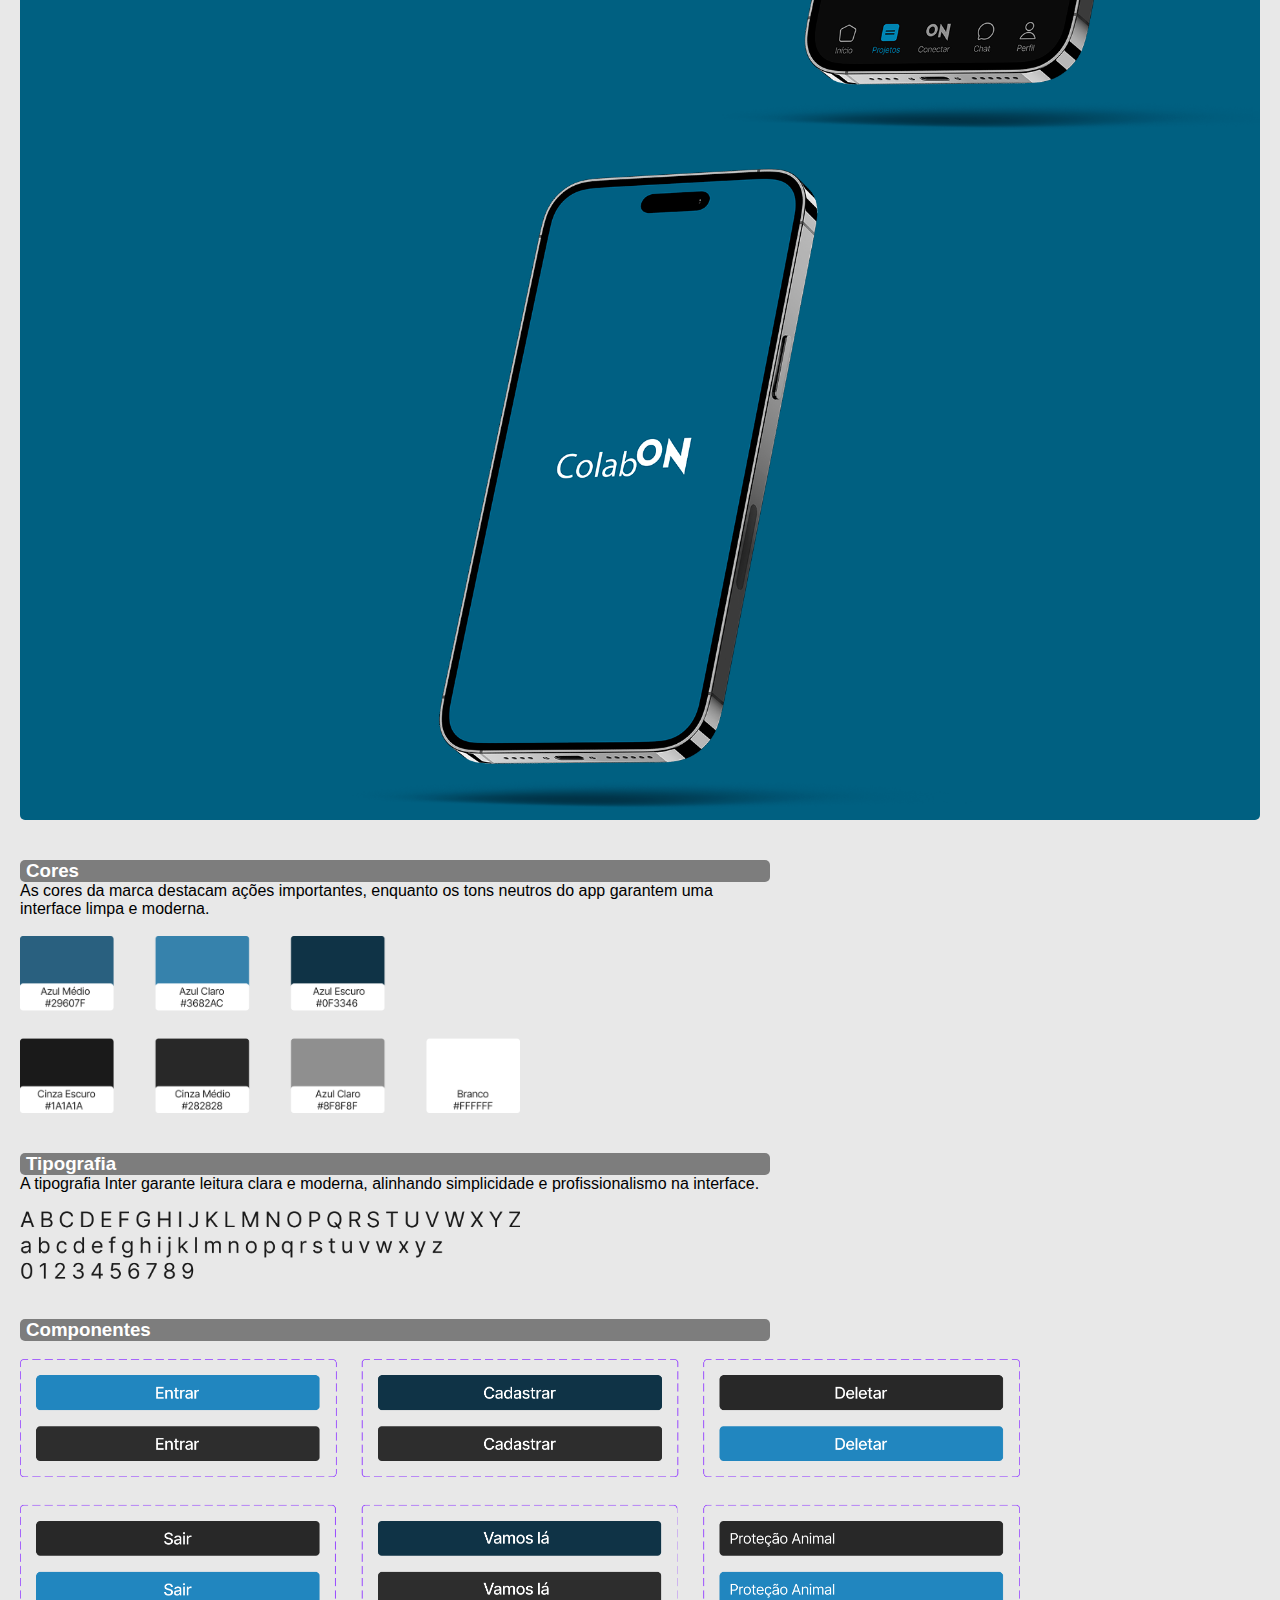
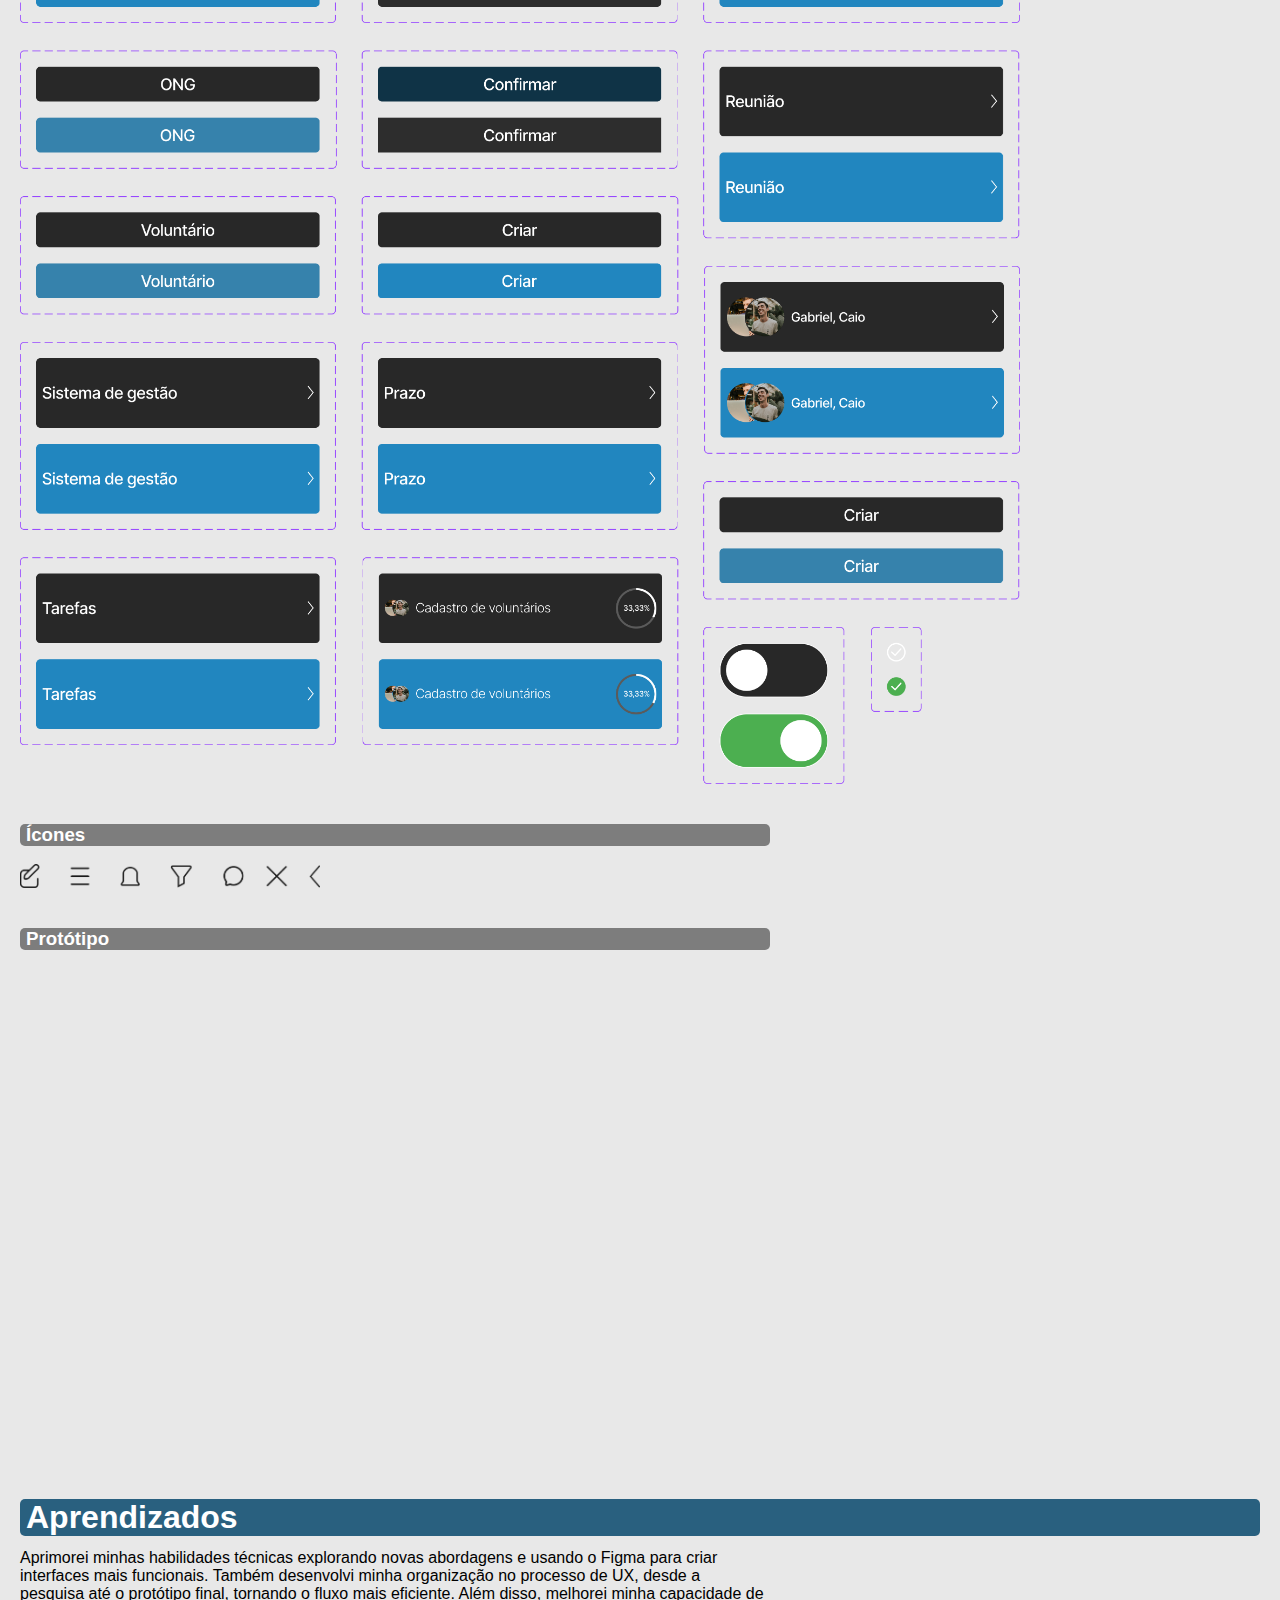
<file: projeto01.html>
<!DOCTYPE html>
<html lang="pt-br">
<head>
    <!-- Meta dados -->
    <meta charset="UTF-8">
    <meta name="viewport" content="width=device-width, initial-scale=1.0">
    <title>Colab On</title>
    <!-- Google Fonts -->
    <link rel="preconnect" href="https://fonts.googleapis.com">
    <link rel="preconnect" href="https://fonts.gstatic.com" crossorigin>
    <link rel="stylesheet" href="01.css">
    <link rel="stylesheet" href="https://cdnjs.cloudflare.com/ajax/libs/font-awesome/6.0.0-beta3/css/all.min.css">

</head>
<body>
    <header>

        <!-- Botão do menu hambúrguer no mobile -->
        <div class="menu-toggle" onclick="toggleMenu()">☰</div>

        <img src="0001.png" alt="Imagem de fundo" class="imagem-banner">

        <!-- Navegação -->
        <nav class="menu-desktop">
            <ul>
                <li><a href="#introducao" id="introducao-item"><strong></strong> Introdução</a></li>
                <li><a href="#pesquisa" id="pesquisa-item"><strong>01</strong> Descobrir</a></li>
                <li><a href="#problema" id="problema-item"><strong>02</strong> Definir</a></li>
                <li><a href="#solucao" id="solucao-item"><strong>03</strong> Desenvolver</a></li>
                <li><a href="#uidesign" id="uidesign-item"><strong>04</strong> Entregar</a></li>
                <li><a href="#aprendizados" id="aprendizados-item"><strong></strong> Aprendizados</a></li>
            </ul>
        </nav>
    </header>

<!-- Conteúdo da página "Introdução" -->
<section id="introducao">
    <h2>Introdução</h2><br>

    <p class="title"><strong>Estudo de caso:</strong></p>
    <p>Colab ON</p><br>

    <p class="title"><strong>Ano:</strong></p>
    <p>2025</p><br>

    <p class="title"><strong>Tipo de projeto:</strong></p>
    <p>Fictício</p><br>

    <p class="title"><strong>Desafio:</strong></p>
    <p>Durante minha transição para a carreira de Designer UX/UI, percebi uma dificuldade comum para profissionais iniciantes: encontrar oportunidades reais para aplicar conhecimentos na prática e construir portfólio. Essa lacuna acaba limitando o crescimento e a inserção no mercado. Além disso, muitas ONGs enfrentam desafios para conseguir apoio qualificado em tecnologia e design para suas ações sociais.

Esse cenário despertou meu interesse em estudar como conectar profissionais iniciantes da área de TI e design a ONGs que precisam de voluntariado qualificado, criando uma oportunidade de troca benéfica para ambos os lados. A partir dessa motivação, desenvolvi o projeto "Colab ON", que será explorado ao longo deste estudo de caso.</p><br>

    <p class="title"><strong>Meu papel:</strong></p>
    <p>UX/UI designer.</p></section>


<!--  FIM Conteúdo da página "Introdução" -->


<!-- Conteúdo da página "Pesquisa" -->
    <section id="pesquisa">
        <h2>Descobrir</h2>

        <br>
        <p class="new-class"><a href="#desk-research"><strong>Desk Research</strong></a></p>
        <p class="new-class"><a href="#entrevistas"><strong>Entrevistas</strong></a></p>
        <p class="new-class"><a href="#persona"><strong>Persona</strong></a></p>

<!-- Conteúdo da página "Desk Research" -->
            <h3 id="desk-research">Desk Research</h3>
<p>Para compreender a presença digital das ONGs no Brasil, primeiro consultei dados sobre o número de organizações ativas, e depois realizei uma análise dos domínios registrados no Registro.br, solicitando o histórico de extensões específicas para o terceiro setor. O objetivo foi identificar se existe uma diferença significativa entre o número de organizações ativas e a quantidade de domínios próprios registrados.<br>

    

    <br><strong class="custom-title">1. De acordo com o Instituto de Pesquisa Econômica Aplicada (IPEA), em 2023, o país registrou 879.326 organizações da sociedade civil ativas, representando um aumento de 7,8% em relação às 815.677 registradas em 2021.</strong>

        <br><strong>Fonte:</strong> <a href="https://www.ipea.gov.br/portal/categorias/45-todas-as-noticias/noticias/15065-brasil-tem-mais-de-879-mil-organizacoes-da-sociedade-civil-ativas" target="_blank">Ipea</a>    
     <br><br>

     <strong class="custom-title">2. Segundo o Registro.br, até o momento da consulta, os seguintes números foram registrados para ONGs:

        Total de ONGs com domínio próprio (.org.br + .ong.br + coop.br): 58.500.</strong><br>
 <strong>Fonte:</strong> <a href="https://registro.br/dominio/estatisticas/" target="_blank">Registro br</a> 
    <br><br>

    <strong class="custom-title">3. Análise dos Dados:</strong>   
<br>
➡️ Aproximadamente 93,35% das ONGs no Brasil não possuem domínio próprio (.org.br, .ong.br ou .coop.br).<br>
<br>
➡️ Apenas cerca de 6,65% têm um domínio registrado com essas extensões.<br>
<br>
É importante destacar que nem todas as ONGs utilizam obrigatoriamente domínios específicos para o terceiro setor — algumas podem adotar outras extensões, como .com ou .com.br, ou até mesmo não manter um site próprio.
Para aprofundar essa questão e entender os motivos dessa lacuna, seria essencial realizar entrevistas qualitativas com representantes de ONGs, investigando suas decisões sobre presença digital, desafios e prioridades.
Além disso, essas conversas podem ajudar a identificar se de fato há demandas de melhorias tecnológicas que poderiam ser preenchidas com a presença de voluntários da área de TI.

<!--  Conteúdo da página "Entrevistas" -->
<h3 id="entrevistas">Entrevistas</h3>
<p>Agora, na parte das entrevistas qualitativas, considero importante conversar diretamente com um líder de ONG e um voluntário de TI para preencher algumas lacunas da pesquisa.
Primeiro, quero entender se as ONGs realmente enfrentam desafios tecnológicos e demandas por melhorias em sua presença digital, e se há abertura para contar com o apoio de voluntários da área de tecnologia.
Em seguida, busco compreender como o voluntário de TI percebe o mercado e se existe, de fato, uma carência de oportunidades práticas para quem está começando e deseja adquirir experiência por meio do voluntariado.</p><br>

<div class="interview">
    <p class="paragrafo-destaque"><strong>ONGs:</strong></div>
    <div class="response">
        <p class="interviewee"><strong>1. As redes sociais e plataformas que vocês utilizam atualmente são suficientes para arrecadar doações e promover a adoção de animais? Se não, quais dificuldades vocês enfrentam e o que acham que poderia melhorar?</p>
        <p>A gente usa bastante o Instagram, Facebook e o WhatsApp para mostrar os bichinhos que precisam de um lar e para pedir doações. Essas redes ajudam muito a gente a chegar nas pessoas, mas nem sempre é suficiente.
            Às vezes, parece que só curtida não vira ajuda de verdade, e o alcance das nossas postagens é bem limitado, porque o algoritmo não mostra para todo mundo. Também falta uma ferramenta mais prática que facilite o processo de adoção, sabe? Nem todo mundo tem paciência pra ficar trocando mensagem pra tudo.</p>
        <br>
        <p class="interviewee"><strong>2. Vocês já pensaram em contar com a ajuda de desenvolvedores para criar ou melhorar um aplicativo ou site para a ONG? Ou essa ideia nunca foi considerada?</p>
        <p>Sim, já pensamos nisso e adoramos a ideia! Só que falta quem possa ajudar a gente a criar ou melhorar esse tipo de ferramenta. Um app ou site facilitaria muito nosso trabalho e ajudaria mais bichinhos a encontrar um lar. Estamos super abertos a parcerias!</p>
        <br>
        <p class="interviewee"><strong>3. Como vocês gerenciam atualmente as doações, adoções e o voluntariado? Quais ferramentas utilizam para cada área? Existe algum aspecto que poderia ser mais eficiente ou melhorado com uma plataforma digital?</p>
        <p>Atualmente, a gente gerencia tudo meio manual mesmo, as doações geralmente chegam pelo pix ou depósito, e anotamos tudo em planilhas. As adoções são feitas pelo WhatsApp ou Facebook, trocando mensagens com as pessoas interessadas, e o voluntariado é organizado por grupos de WhatsApp e e-mails.

            Isso funciona, mas é bem cansativo e às vezes a gente acaba se perdendo nas informações. Com uma plataforma digital que juntasse tudo num lugar só, seria muito mais fácil acompanhar cada doação, agilizar o processo de adoção e organizar o voluntariado de forma clara e prática. Seria um grande passo para a gente ajudar mais e melhor!</p>
        <br>
        <p class="interviewee"><strong>4. No dia a dia de sua ONG, qual dispositivo você utiliza com mais frequência para acessar informações e gerenciar tarefas relacionadas à ONG?</strong></p>
        <p>No nosso dia a dia, usamos mais o celular para acessar informações e gerenciar as tarefas da ONG. É o jeito mais rápido e prático para responder mensagens, postar nas redes sociais e organizar o que precisa ser feito, já que estamos sempre em movimento cuidando dos animais.</p>
        <br>
        <p class="interviewee"><strong>5. Quais tarefas ou funcionalidades você considera mais importantes quando utiliza uma plataforma de voluntariado em seu dispositivo móvel ou desktop?</strong></p>
        <p>As tarefas mais importantes para gente são poder divulgar facilmente os animais para adoção, receber e gerenciar as doações de forma segura, e organizar o calendário dos voluntários para que todos saibam quando e onde ajudar. Também é essencial ter uma comunicação rápida e clara com quem quer ajudar, tudo isso de um jeito simples, tanto no celular quanto no computador.</p>

<br>
 <div class="interview">
    <p class="paragrafo-destaque"><strong>Voluntários de TI:</strong>  </div>
    <div class="response">
        <p class="interviewee"><strong>1. Você já utilizou plataformas digitais para se conectar com ONGs ou projetos de voluntariado? Se sim, o que gostou e o que acha que poderia ser melhorado nessas plataformas?</strong></p>
        <p>É bem difícil encontrar plataformas específicas pra quem é de TI e quer ajudar ONGs. A maioria das oportunidades aparece em grupos ou por indicação. Acho que falta um espaço mais organizado e direto pra conectar quem quer ajudar com quem precisa.</p>
        
        <br>
        <p class="interviewee"><strong>2. Quais funcionalidades você considera mais importantes em uma plataforma de voluntariado?</strong></p>
        <p>Pra mim, o mais importante é ter uma lista clara de projetos, uma comunicação rápida com a ONG e um jeito fácil de agendar tarefas. Também acho essencial ter espaço pra feedback, pra saber se estou ajudando da melhor forma.</p><br>

        <p class="interviewee"><strong>3. Você se sente motivado a contribuir com ONGs em áreas como tecnologia ou design? Quais fatores influenciam sua decisão de se envolver em um projeto de voluntariado?</strong></p>
        <p>Sim, me sinto bem motivado! O que mais influencia minha decisão é saber que meu trabalho pode causar um impacto real, ter um propósito claro e também aprender coisas novas. </p><br>

        <p class="interviewee"><strong>4. Qual dispositivo você prefere usar para acessar plataformas de voluntariado?</strong></p>
        <p>Prefiro usar o celular, porque é mais prático e consigo acessar de qualquer lugar. Mas, dependendo da tarefa, como programar ou enviar arquivos, acabo usando o desktop também.</p>
 </div>
<!--  FIM Conteúdo da página "Entrevistas" -->

<!--  Conteúdo da página "Persona" -->
<h3 id="persona">Persona</h3>
<p>Para representar de forma mais realista os usuários envolvidos na plataforma, foram criadas duas personas, baseadas em pesquisas e entrevistas qualitativas.</p><br>

    <div class="persona-container">
        <div class="persona-quadrado">
            <img src="ong.png" alt="Imagem ilustrativa">
        </div><br>
          <p class="title"><strong>Descrição:</strong>
<p>ONG pequena, com poucos voluntários e recursos limitados. Usa redes sociais para divulgar animais e captar doações.</p><br>

<p class="title"><strong>Dores:</strong>
    <p>➡️ Baixo alcance nas redes sociais;<br>

    ➡️ Gestão manual: Planilhas, mensagens;<br>
        
    ➡️ Falta de ferramenta centralizada.</p><br>

    <p class="title"><strong>Necessidades:</strong>
        <p>➡️ Plataforma simples para gerenciar doações, adoções e voluntários;<br>
    
        ➡️ Comunicação rápida e clara;<br>
            
        ➡️ Solução que funcione bem no celular.</p><br>

        <div class="persona-container">
            <div class="persona-quadrado">
                <img src="voluntario.png" alt="Imagem ilustrativa">
            </div><br>
            <p class="title"><strong>Descrição:</strong>
    <p>Jovem profissional ou estudante da área de tecnologia e design, buscando oportunidades práticas para ganhar experiência, ajudar causas sociais e construir portfólio.</p><br>
    
    <p class="title"><strong>Dores:</strong>
        <p>➡️ Pouca oferta clara de vagas voluntárias em tecnologia;<br>
    
        ➡️ Falta de centralização: precisa buscar em várias redes e grupos;<br>
            
        ➡️ Processos confusos e pouca comunicação com ONGs.</p><br>
    
        <p class="title"><strong>Necessidades:</strong>
            <p>➡️ Plataforma organizada, com lista de projetos e demandas bem definidas;<br>
        
            ➡️ Comunicação rápida e transparente com a ONG;<br>
                
            ➡️ Acompanhamento do impacto do trabalho realizado.</p>
</section>
<!--  FIM Conteúdo da página "Persona" -->

<!-- Conteúdo da página "Problema" -->
    <section id="problema">
        <h2>Definir</h2>

        <br>
        <p class="new-class"><a href="#definicao-problema"><strong>Definição do problema</strong></a></p>
        <p class="new-class"><a href="#matriz-impacto"><strong>Matriz de Impacto X Esforço</strong></a></p>
        <p class="new-class"><a href="#arquitetura"><strong>Arquitetura da informação</strong></a></p>
        <p class="new-class"><a href="#userflow"><strong>Userflow</strong></a></p>

                 <h3 id="definicao-problema">Definição do problema</h3>
                <p>Na entrevista com a ONG, percebi que ela depende muito das redes sociais, mas enfrenta dificuldades com o alcance limitado e a gestão manual das doações e adoções. A ONG usa principalmente o celular e precisa de algo simples e prático para organizar tudo num só lugar.

Com um voluntário de TI, notei que falta uma plataforma clara e centralizada para encontrar vagas, com boa comunicação e agendamento fácil. Ele também prefere usar o celular, mas precisa de um espaço que facilite o voluntariado de verdade.

Com esses aprendizados, entendi que o principal problema é a falta de uma plataforma integrada que conecte ONGs e voluntários de forma eficiente e acessível.

</p><br>

                <h3 id="matriz-impacto">Matriz de Impacto X Esforço</h3>
                <p>Para priorizar o que deveria ser implementado eu utilizei uma ferramente de impacto x esforço.</p><br>
                <img src="matrizixe.png" alt="Imagem impactoxesforço" class="matriz-impacto-image">
                <p>A matriz Esforço x Impacto ajudou a priorizar funcionalidades de alto valor e baixo esforço. Funcionalidades complexas, ficaram para o médio/longo prazo, enquanto itens de baixo impacto, como personalização de perfis, foram descartados. Isso orienta as próximas etapas, focando no essencial para o sucesso do projeto.</p>

                <h3 id="arquitetura">Arquitetura da informação</h3>
                <p>Depois disso criei a estrurura de todo aplicativo e fluxos de uso para que na hora de criar o wireframe eu já tivesse um “guia” para criar todas telas.</p><br>
                <img src="Group 244.png" class="arquitetura-image">

                <h3 id="userflow">UserFlow:</h3>
               <p>Mapeei o caminho tanto da ONG quanto do voluntário dentro da plataforma.</p><br>
                
                <img src="Group 245.png" class="arquitetura-image"> <br>
               
                 <img src="Group 247.png" class="arquitetura-image"> 
              
    </section>
<!-- FIM Conteúdo da página "Problema" -->

<!-- Conteúdo da página "Solução" -->
    <section id="solucao">
    <h2>Desenvolver</h2><br>
    <p class="new-class"><a href="#wireframe"><strong>Wireframe</strong></a></p>
    <p class="new-class"><a href="#usabilidade"><strong>Usabilidade</strong></a></p>

    <h3 id="wireframe">Wireframe</h3>
    <p>Wireframe de média fidelidade, destacando o layout, estrutura e hierarquia das telas com maior precisão.</p><br>

    <div class="carousel-container">
        <!-- Linha 1 - 4 imagens -->
        <div class="carousel-item"><img src="Screen Splash 8.png" alt="Imagem 1" class="carousel-image"></div>
        <div class="carousel-item"><img src="Cadastro.png" alt="Imagem 2" class="carousel-image"></div>
        <div class="carousel-item"><img src="Cadastro realizado.png" alt="Imagem 3" class="carousel-image"></div>
        <div class="carousel-item"><img src="Onboarding.png" alt="Imagem 4" class="carousel-image"></div>
    
        <!-- Linha 2 - 4 imagens -->
        <div class="carousel-item"><img src="29.png" alt="Imagem 5" class="carousel-image"></div>
        <div class="carousel-item"><img src="30.png" alt="Imagem 6" class="carousel-image"></div>
        <div class="carousel-item"><img src="32.png" alt="Imagem 7" class="carousel-image"></div>
        <div class="carousel-item"><img src="34.png" alt="Imagem 8" class="carousel-image"></div>
    
        <!-- Linha 3 - 3 imagens -->
        <div class="carousel-item"><img src="Início.png" alt="Imagem 9" class="carousel-image"></div>
        <div class="carousel-item"><img src="Gabriel Brandão.png" alt="Imagem 10" class="carousel-image"></div>
        <div class="carousel-item"><img src="Chat Gabriel Brandão.png" alt="Imagem 11" class="carousel-image"></div>
    
        <!-- Linha 3 - Completar com 1 imagem pra manter o alinhamento -->
        <div class="carousel-item"><img src="Projetos _ Sistema de gestão.png" alt="Imagem 12" class="carousel-image"></div>
    </div>
    
    <h3 id="usabilidade">Usabilidade</h3>
    <!-- Pergunta para Voluntário -->
     <p>Foquei em criar uma plataforma intuitiva e eficiente, oferecendo uma experiência simples tanto para voluntários quanto para ONGs, facilitando a navegação e as interações.</p><br>
     <p class="paragrafo-destaque"><strong>Para voluntário:</strong></p>
    <p class="title">1. Durante a navegação pelo aplicativo, você se sentiu confiante sobre as expectativas e tarefas dos projetos?</strong></p>

       <p>Sim, as tarefas são bem claras! Isso deixa tudo mais organizado e ajuda a manter o foco e a motivação durante o projeto.</p> <br>
<br>

<p class="paragrafo-destaque"><strong>Para ONG:</strong></p>
         <p class="title">1. Você conseguiu entender facilmente como se conecta com novos voluntários? E como a criar um projeto?</strong></p>

          <p>  Sim, o processo de conectar com novos voluntários e criar projetos foi bem ágil e intuitivo. A inteligência artificial ajudou bastante, especialmente porque nem sempre sabemos quais requisitos são necessários para o projeto, então ela facilitou bastante essa parte. </p>
    </section>
<!-- FIM Conteúdo da página "Solução" -->

<!-- Conteúdo da página "UI design" -->
    <section id="uidesign">
    <h2>Entregar</h2><br>
    <p class="new-class"><a href="#definicaovisual"><strong>Definição visual</strong></a></p>
    <p class="new-class"><a href="#cores"><strong>Cores</strong></a></p>
    <p class="new-class"><a href="#tipografia"><strong>tipografia</strong></a></p>
    <p class="new-class"><a href="#componentes"><strong>Componentes</strong></a></p>
    <p class="new-class"><a href="#icones"><strong>Ícones</strong></a></p>
    <p class="new-class"><a href="#prototipo"><strong>Protótipo</strong></a></p>

    <h3 id="definicaovisual">Definição visual</h3>
    <img src="carrossel.png" alt="Imagem explicativa" class="full-widthb-image" />

    <h3 id="cores">Cores</h3>
    <p>As cores da marca destacam ações importantes, enquanto os tons neutros do app garantem uma interface limpa e moderna.</p><br>                
    <img src="Group 298.png" class="img-pequena"/>

    <h3 id="tipografia">Tipografia</h3>
    <p>A tipografia Inter garante leitura clara e moderna, alinhando simplicidade e profissionalismo na interface.</p><br>
    <img src="tipografia.png" class="img-pequena"/>

    <h3 id="componentes">Componentes</h3><br>
    <img src="componentes.png" class="img-compo"/>

    <h3 id="icones">Ícones</h3><br>
    <img src="icones.png" class="img-icon"/>

    <h3 id="prototipo">Protótipo</h3><br>
<iframe 
  class="figma-prototipo"
  src="https://www.figma.com/embed?embed_host=share&url=https://www.figma.com/proto/RjRYmWIYcL3luKEXKiCYPq/Design-UX-UI---Codigo-Certo-2025?page-id=0%3A1&node-id=517-718&viewport=402%2C142%2C0.15&scaling=scale-down&content-scaling=fixed&starting-point-node-id=517%3A718" 
  allowfullscreen>
</iframe>

    </section>
<!-- FIM Conteúdo da página "UI design" -->

<!-- Conteúdo da página "Aprendizados" -->
    <section id="aprendizados">
        <h2>Aprendizados</h2><br>
        <p>Aprimorei minhas habilidades técnicas explorando novas abordagens e usando o Figma para criar interfaces mais funcionais. Também desenvolvi minha organização no processo de UX, desde a pesquisa até o protótipo final, tornando o fluxo mais eficiente. Além disso, melhorei minha capacidade de transformar feedbacks em melhorias práticas, sempre me colocando no lugar dos usuários para criar um app mais funcional e empático.</p>
    </section>
<!-- FIM Conteúdo da página "Aprendizados" -->

<div style="height: 100px;"></div>

<footer class="footer-portfolio">
<p class="footer-text">© 2025 Mariana Oliveira • UX/UI Designer</p>
</footer>



    <script>
  function trocarImagem() {
    const imagem = document.querySelector(".imagem-banner");

    if (window.innerWidth <= 768) {
      imagem.src = "0002.png"; // Imagem para mobile
    } else {
      imagem.src = "0001.png"; // Imagem para desktop
    }
  }

  // Executa quando a página carrega
  trocarImagem();

  // Reexecuta ao redimensionar a tela
  window.addEventListener("resize", trocarImagem);

                   document.addEventListener("DOMContentLoaded", function () {
                    const menuLinks = document.querySelectorAll(".menu-desktop a");
                
                    function activateLink() {
                        let fromTop = window.scrollY;
                
                        menuLinks.forEach(link => {
                            let section = document.querySelector(link.getAttribute("href"));
                            if (section) {
                                let sectionTop = section.offsetTop - 50; // Margem para ajuste
                                let sectionHeight = section.offsetHeight;
                
                                if (fromTop >= sectionTop && fromTop < sectionTop + sectionHeight) {
                                    menuLinks.forEach(link => link.classList.remove("active"));
                                    link.classList.add("active");
                                }
                            }
                        });
                    }
                
                    window.addEventListener("scroll", activateLink);
                    activateLink(); // Para ativar já ao carregar a página
                });

        // Função para alternar a visibilidade do menu no mobile
        function toggleMenu() {
    document.querySelector(".menu-desktop").classList.toggle("menu-open");
}
    </script>

</body>
</html>
</file>
<file: 02.css>
/* Remover qualquer padding e margin no body */
body, html {
  margin: 0;
  padding: 0;
  height: 100%;
  font-family: 'Poppins', sans-serif;
}

p {
  font-weight: 300;  /* Deixa o texto mais fino (letra mais leve) */
  font-family: 'Poppins', sans-serif; /* Mantém a fonte 'Poppins' */
}

body {
  background-color: #242424;  /* Substitua pelo código da cor desejada */
}

.new-class a {
  text-decoration: none; /* Remove o sublinhado */
  color: inherit; /* Herda a cor do texto do pai */
  transition: color 0.3s ease; /* Adiciona uma transição suave na mudança de cor */
}

/* Aplicar rolagem suave ao clicar em links */
html {
  scroll-behavior: smooth; /* Faz a rolagem suave */
}

/* Cabeçalho */
header {
  position: relative;
  text-align: center;
  padding: 0;
  margin: 0;
  width: 100%; /* O cabeçalho deve ter largura total */
  height: 100vh; /* Altura total da tela, para que ocupe toda a parte superior */
}

/* Header que cobre a tela toda no mobile */
.header {
  position: relative;
  height: 100vh; /* Isso faz o header ter a altura total da tela */
  width: 100%;
}

.name {
  font-size: 5.2rem; /* Ajuste o tamanho da fonte do nome */
  font-weight: 600;
}

.title {
  font-size: 2.2rem ;
  font-weight: 380;
}

.quote {
  font-size: 1.2rem; /* Ajuste o tamanho da fonte da citação */
  font-weight: 280; /* Define a espessura da fonte (mais fina) */
}

section, section p, section h2, section h3, section ul, section ol {
  text-align: left;
}

section p, section h1 {
  font-size: 1rem;
  color: white;
  margin: 0;
  position: relative; 
  left: 20px; /* Move ambos para a direita */
}

.retangulo {
  width: 95%;
  max-width: 1200px;
  height: 400px;
  margin: 20px auto;
  overflow: hidden;
  border-radius: 8px; /* valor maior pra ficar bem visível */
  position: relative;
  transition: transform 0.5s cubic-bezier(0.25, 0.1, 0.25, 1);
}

.imagem-projeto {
  width: 100%;
  height: 100%;
  object-fit: cover;
  display: block;
}

.retangulo-link {
  display: block; /* Faz o link ocupar toda a área do retângulo */
  text-decoration: none; /* Remove sublinhado */
}

/* Efeito ao passar o mouse */
.retangulo-link:hover .retangulo {
  transform: scale(1.01); /* Aumenta apenas 2% */
}

.card-projeto {
  margin: 20px auto; /* Centraliza horizontalmente */
  display: flex;
  justify-content: center;
  align-items: center;
  overflow: hidden;
  padding: 0;
  border-radius: 5px;
  position: relative;
  transition: transform 0.5s cubic-bezier(0.25, 0.1, 0.25, 1);
}

.titulo-sobre {
  font-size: 2.5rem;
  font-weight: bold;
  margin-bottom: 20px;
  color: #ffffff;
}

/* Título do cabeçalho */
h1 {
  font-size: 2.5rem;
  font-weight: bold;
  margin-top: 20px;
  z-index: 1; /* Garante que o título fique em cima da imagem */
  position: relative;
  color: white; /* Garantir que o título tenha cor visível */
}

/* Menu de navegação */
.menu-desktop ul {
  width: 100%; /* Largura total para o menu */
  margin: 0; /* Remover a margem */
  padding: 0; /* Remover o padding */
  display: flex;
  justify-content: center;
  background-color: #242424; /* Cor de fundo do menu */
  position: fixed; /* Fixa o menu na parte superior da tela */
  top: 0; /* Define a posição do menu no topo */
  left: 0; /* Alinha o menu à esquerda */
  z-index: 1000; /* Garante que o menu ficará sobre outros elementos */
  padding: 14px 0; /* Adiciona um pouco de espaçamento vertical */
  box-sizing: border-box; /* Para garantir que o padding não aumente o tamanho total do menu */
}

/* Estilo para os links do menu */
.menu-desktop ul li {
  margin: 0;
}

/* Estilos para as seções */
section {
  box-sizing: border-box; /* Inclui padding no cálculo da largura e altura */
  padding: 10px 20px;  /* Espaçamento interno das seções */
  margin: 30px 0;  /* Espaçamento entre as seções */
  border-radius: 8px;  /* Borda arredondada para as seções */
}

#container {
  display: flex;               /* Flexbox para organizar os itens */
  flex-direction: column;      /* Alinha os itens verticalmente */
  justify-content: center;     /* Centraliza verticalmente */
  align-items: flex-start;     /* Alinha à margem esquerda horizontalmente */
  min-height: 86vh;           /* Garante que o container ocupe toda a altura da tela */
  padding-left: 20px;          /* Adiciona uma margem na esquerda */
  padding-right: 20px;         /* Adiciona uma margem na direita, para não grudar na borda */
  box-sizing: border-box;      /* Para incluir o padding na largura total */
}

#container h1 {
  margin-bottom: -25px; /* Ajuste o valor conforme necessário */
}

#container p {
  margin-top: 10px; /* Ajuste o valor conforme necessário */
}

.name, .title, .quote {
  margin: 0;                /* Remover margens automáticas do texto */
}

section h2 {
  font-size: 2rem;
  font-weight: bold;
  margin-bottom: -5px; /* Espaçamento abaixo do título da seção */
  color: #ffffff;
  background-color: #ffffff;
  border-radius: 5px;
}

h3, p {
  margin-bottom: 0;  /* Remove a margem inferior do h3 */
  margin-top: 0;     /* Remove a margem superior do p */
}

.indented {
  list-style-type: disc;  /* Adiciona bolinhas (disc) antes de cada item */
  margin-left: 20px;  /* Adiciona indentação para os itens */
  padding-left: 0px;  /* Adiciona um pequeno espaço antes da bolinha */
  list-style-type: disc;  /* Adiciona bolinhas antes de cada item */
  margin-left: 20px;  /* Adiciona indentação para os itens */
  padding-left: 0px;  /* Remove o preenchimento antes da bolinha */
  margin-top: 0;  /* Remove o espaço no topo da lista */
  padding-top: 0;  /* Remove o preenchimento no topo da lista */
  font-weight: 300; /* Deixa a fonte mais fina */
}

.menu-desktop ul li a {
  display: block;
  padding: 10px 20px;
  font-size: 15px; /* Reduz o tamanho da fonte */
  color: #3c3c3c; /* Cor do texto */
  text-decoration: none;
  text-align: center;
}

.menu-desktop a.active {
  color: #3c3c3c; /* Cor do link ativo */
  font-weight: bold;
  border-bottom: none; /* Remove a linha abaixo */
}

h3:not(:first-child) {
  margin-top: 40px; /* Adiciona margem superior apenas nos h3 que não são os primeiros */
}

/* Estilo para o botão Conecte-se */
.btn-cv, .btn-contato {
  display: inline-block;
  padding: 10px 20px;
  font-size: 15px;
  color: #e8e8e8;               /* Cor do texto */
  text-decoration: none;        /* Remove sublinhado */
  text-align: center;
  border: 1px solid #e8e8e8;    /* Borda do botão */
  border-radius: 5px;           /* Bordas arredondadas */
  transition: transform 0.3s ease, color 0.3s ease, background-color 0.3s ease; /* Transições suaves */
}

/* Efeito de hover nos botões */
.btn-cv:hover, .btn-contato:hover {
  color: rgb(255, 255, 255);    /* Cor do texto ao passar o mouse */
  border-color: #ffffff;
  transform: scale(1.05);       /* Efeito de aumentar o botão */
}

/* Efeito quando o botão está ativo (clicado) */
.btn-cv.active, .btn-contato.active {
  transform: scale(1.1);
  font-weight: bold;
}

.botoes-cv {
  display: flex;
  gap: 30px;
  margin-top: 20px; /* Desce os botões */
  position: relative;
  left: 20px; /* Move os botões para a direita */
}

.rodape {
  background-color: #2c2c2c; /* Cor de fundo */
  color: white;
  padding: 40px 0; /* Espaçamento vertical */
  font-size: 14px;
  display: flex;
  flex-direction: column; /* Organiza os elementos em coluna */
  align-items: center; /* Centraliza horizontalmente */
  text-align: center; /* Garante que o texto fique centralizado */
  width: 100%;
}

.container-rodape {
  margin-left: 80px; /* Move 20px para a direita */
}

.container-rodape {
  width: 100%;
  max-width: 800px; /* Define um limite de largura */
  display: flex;
  flex-direction: column; /* Mantém os elementos empilhados */
  align-items: center; /* Centraliza horizontalmente */
}

.social-links {
  list-style: none;
  padding: 0;
  margin-top: 15px;
  display: flex;
  gap: 30px; /* Espaço entre os links */
  justify-content: center; /* Centraliza os links */
  width: 100%;
}

.social-links li {
  display: inline;
}

.social-links a {
  color: #ffffff; /* Cor do texto */
  text-decoration: none;
  font-weight: bold;
  font-size: 16px;
  display: inline-block;
  transition: transform 0.25s ease-in-out;
}

.social-links a:hover {
  transform: scale(1.1); /* Aumenta o tamanho ao passar o mouse */
}

.titulo-projetos {
  text-align: center; /* Centraliza o texto dentro do elemento */
  font-size: 42px;
  font-weight: bold;
  color: #fff;
  margin-top: 20px; /* Ajuste esse valor conforme necessário */
}

.container-sobre {
  display: flex;
  flex-direction: row;
  gap: 40px;

  flex-wrap: wrap; /* empilha no mobile */
}

.texto-sobre {
  flex: 1;
  min-width: 400px;
  max-width: 830px;
}

.imagem-sobre {
  width: 400px;
  height: 400px;
  position: relative;
  overflow: hidden;
  border-radius: 8px;
  flex-shrink: 0;
  align-self: center; /* este é o truque! */
}

.imagem-projeto {
  display: block;
  margin: auto; /* centraliza horizontalmente */
}

.imagem-sobre img {
  width: 100%;
  height: 100%;
  object-fit: cover;    /* corta a imagem para preencher o quadrado */
  display: block;
}

/* DESKTOP Estilo para telas maiores (desktop) */
@media (min-width: 1024px) {
  p, h3 {
      width: 60%;  /* O conteúdo ocupa 60% da largura na tela maior */
  }

.new-class a {
      text-decoration: none;
      color: inherit;
      transition: transform 0.3s ease; /* A transição será aplicada à transformação */
  }

.new-class a:hover {
  color: #ffffff; /* A cor que você deseja para o hover, aqui usei vermelho (você pode mudar) */
  }

  /* Efeito de hover - muda a cor do texto quando o mouse passa sobre o link */
.indented a:hover {
  color: #ffffff; /* A cor que você deseja para o hover, aqui usei vermelho (você pode mudar) */
  }

.custom-title {
  color: #ffffff; /* Cor desejada */
  font-weight: bold; /* Garantir o negrito */
  }
}

.paragrafo-destaque {
  color: #ffffff; /* Ou qualquer cor que quiser */
}


.full-width-image {
  width: 100%;
  height: auto;
  display: block;
}

.full-widthb-image {
  width: 100%;
  height: auto;
  display: block;
  border-top-left-radius: 5px;     /* Arredonda o canto superior esquerdo */
  border-top-right-radius: 5px;    /* Arredonda o canto superior direito */
  border-bottom-left-radius: 5px;  /* Arredonda o canto inferior esquerdo */
  border-bottom-right-radius: 5px; /* Arredonda o canto inferior direito */
}


.full-widthbo-image {
  width: 100%;
  height: auto;
  display: block;
  border-bottom-left-radius: 5px; /* Arredonda o canto esquerdo */
  border-bottom-right-radius: 5px; /* Arredonda o canto direito */
}

.img-pequena {
  width: 300px; /* Ou qualquer tamanho que você quiser */
  height: auto; /* Mantém a proporção da imagem */
  display: block; /* Pra evitar espaçamento estranho */
} 

.img-compo {
  width: 1000px; /* Ou qualquer tamanho que você quiser */
  height: auto; /* Mantém a proporção da imagem */
  display: block; /* Pra evitar espaçamento estranho */
} 

#aprendizados p:last-child {
  margin-bottom: 100px; /* Ajuste o valor conforme necessário */
}
/* FIM DESKTOP Estilo para telas maiores (desktop) */







/* ----------- MOBILE ----------- */
@media (max-width: 768px) {


.rodape {
  padding: 30px 0;
  box-sizing: border-box;
}

.container-rodape {
  margin: 0;
  width: 100vw;
  max-width: 100vw;
  padding: 0;
  box-sizing: border-box;
  display: flex;
  flex-direction: column;
  align-items: center;
}


  .social-links {
    justify-content: center;
    flex-wrap: wrap;
    gap: 15px;
    padding: 0;
    margin-top: 15px;
  }

  .social-links li a {
    font-size: 16px;
  }
  
.imagem-projeto {
  width: 100%;
  height: 100%;
  object-fit: cover;
  display: block;
  margin: auto;
}
  
    #container {
    display: flex;
    flex-direction: column;
    justify-content: center;    /* Centraliza verticalmente */
    align-items: flex-start;    /* Alinha à esquerda */
    height: 100vh;              /* Ocupa a altura da tela */
    padding: 0 20px;
    box-sizing: border-box;
    text-align: left;           /* Texto à esquerda */
  }

.name {
  font-size: 2.2rem;
  margin-bottom: -10px !important; /* espaço abaixo do nome */
}

.title {
  font-size: 1.4rem;
  margin-top: 0; /* remove margem superior para evitar conflito */
  margin-bottom: -3px !important; /* espaçamento entre título e quote */
}

.quote {
  font-size: 1.1rem;
  max-width: 100%;
  word-break: break-word;
  margin-top: 0; /* remove margem superior */
}

  /* Estilo para o clique no mobile (ativo) */
  .menu-desktop ul li a:active {
      color: #3c3c3c;
      transform: scale(1.1);
      transition: transform 0.2s ease;
  }

  /* Outras regras específicas para o layout do mobile */
  .menu-desktop {
    position: fixed;
    left: 0;
    top: 0;
    width: 250px;
    height: 120vh; /* Garante que ocupe toda a tela */
    min-height: 100vh; /* Caso o conteúdo aumente */
    background-color: #2c2c2c; /* Cor de fundo para visualização */
    display: flex;
    flex-direction: column;
    align-items: flex-start;
    padding-top: 60px;
    transform: translateX(-100%);
    transition: transform 0.3s ease-in-out;
    z-index: 1500; /* Garante que o menu fique acima do conteúdo */
}

.menu-desktop ul {
  display: flex;  /* Adiciona flexbox */
  flex-direction: column; /* Organiza os itens verticalmente */
  align-items: flex-start;
}

  .menu-desktop li {
      padding: 8px 0;
      padding-top: 68px;
      transform: translateX(-2px);
  }

  .menu-toggle {
      position: fixed;
      left: 15px;
      top: 10px;
      font-size: 30px;
      cursor: pointer;
      color: white;
      z-index: 2000;
  }

  /* Quando o menu está aberto */
  .menu-open {
      transform: translateX(0) !important;
      z-index: 1500;
  }

  

  /* Estilo da tabela para mobile */
  @media (max-width: 768px) {

      /* Menu de navegação */
.menu-desktop ul {
  width: 100%; /* Largura total para o menu */
  margin: 0; /* Remover a margem */
  padding: 0; /* Remover o padding */
  display: flex;
  justify-content: center;
  background-color: #2c2c2c; /* Cor de fundo do menu */
  position: fixed; /* Fixa o menu na parte superior da tela */
  top: 0; /* Define a posição do menu no topo */
  left: 0; /* Alinha o menu à esquerda */
  z-index: 1000; /* Garante que o menu ficará sobre outros elementos */
  padding: px 0; /* Adiciona um pouco de espaçamento vertical */
  box-sizing: border-box; /* Para garantir que o padding não aumente o tamanho total do menu */
}

/* Estilo para os links do menu */
.menu-desktop ul li {
  margin: 0;
}

.menu-desktop ul li a {
  display: block;
  padding: 10px 20px;
  font-size: 15px; /* Reduz o tamanho da fonte */
  color: #aaaaaa; /* Cor do texto */
  text-decoration: none;
  text-align: center;
}

.menu-desktop ul li a:active {
  color: #ffffff !important;
}
.menu-desktop ul li a.ativo {
  color: #ffffff !important;
}

section {
  padding-left: 20px;
  padding-right: 20px;
  box-sizing: border-box;
}

section p,
section h1,
section h2,
section h3 {
  padding-left: 6px;
  padding-right: 20px;
  box-sizing: border-box;
}

.menu-desktop a {
  text-decoration: none; /* Remove qualquer sublinhado */
  color: #000; /* Cor padrão */
  border-bottom: none;
}
      }
}

/* Menu de navegação DESKTOP */
@media (min-width: 769px) {

  .imagem-banner {
      width: 100vw; /* 100% da largura da tela */
      height: 100vh; /* 100% da altura da tela */
      object-fit: cover; /* Faz a imagem preencher sem distorcer */
      display: block;
      margin: 0;
      padding: 0;

    }

  .menu-desktop {
      position: fixed;
      top: 0;
      left: 0;
      width: 100%;
      background-color: #3c3c3c;
      z-index: 1000;
      padding: 14px 0;
      box-sizing: border-box;
  }

  .menu-desktop ul {
      display: flex;
      justify-content: center;
      margin: 0;
      padding: 0;
      list-style: none;
  }

  .menu-desktop ul li {
      margin: 0;
  }

  .menu-desktop ul li a { 
      display: block;
      padding: 20px 44px;
      font-size: 15px;
      color: #aaaaaa; /* cor da letra menu*/
      text-decoration: none;
      text-align: center;
      transition: all 0.3s ease;
  }

  .menu-desktop a.active {
      color: #ffffff;
      font-weight: bold;
      transform: scale(1.1);
  }

  .menu-desktop ul li a:hover {
      color: #ffffff;
      transform: scale(1.1);
  }
}

/* Menu para dispositivos com largura de 800px a 1280px */
@media screen and (min-width: 800px) and (max-width: 1280px) {


  .menu-desktop ul {
      display: flex; /* Continua com flexbox para o layout horizontal */
      justify-content: space-around; /* Alinha os itens do menu de forma espaçada */
  }

  .menu-desktop {
      padding: 10px 0; /* Ajuste do padding superior e inferior */
      background-color: #3c3c3c; /* Cor de fundo */
  }
}

@media screen and (max-width: 1280px) and (max-height: 800px) {
}
</file>
<file: 01.css>
/* Remover qualquer padding e margin no body */
body, html {
    margin: 0;
    padding: 0;
    height: 100%;
    font-family: 'Poppins', sans-serif;
}

p {
    font-weight: 300;  /* Deixa o texto mais fino (letra mais leve) */
    font-family: 'Poppins', sans-serif; /* Mantém a fonte 'Poppins' */
}

body {
    background-color: #e8e8e8;  /* Substitua pelo código da cor desejada */
}



.new-class a {
  text-decoration: none;
  color: inherit;
  font-weight: 400; /* peso base */
  display: inline-block; /* permite transform funcionar */
  transition:
    color 0.5s ease,
    font-weight 0.5s ease,
    transform 0.5s ease;
}

.new-class a:hover,
.new-class a.active {
  color: #29607f;
  font-weight: 350;
  transform: scale(1.02);
}

/* Aplicar rolagem suave ao clicar em links */
html {
    scroll-behavior: smooth; /* Faz a rolagem suave */
}

/* Cabeçalho */
header {
    position: relative;
    text-align: center;
    padding: 0;
    margin: 0;
    width: 100%; /* O cabeçalho deve ter largura total */
    height: 100vh; /* Altura total da tela, para que ocupe toda a parte superior */
}

/* Header que cobre a tela toda no mobile */
.header {
    position: relative;
    height: 100vh; /* Isso faz o header ter a altura total da tela */
    width: 100%;
  }
  
  .imagem-banner {
    width: 100vw;  /* Garante que a largura ocupe exatamente a tela */
    height: auto; /* Mantém a proporção correta */
    object-fit: cover; /* Garante que a imagem preencha sem distorcer */
    position: absolute;
    top: 0;
    left: 0;
    z-index: -1; /* Fica atrás do conteúdo */
    margin-top: 0px;
    max-width: 100%; /* Evita overflow */
  }

  section, section p, section h2, section h3, section ul, section ol {
    text-align: left;
}

/* Título do cabeçalho */
h1 {
    font-size: 2.5rem;
    font-weight: bold;
    margin-top: 20px;
    z-index: 1; /* Garante que o título fique em cima da imagem */
    position: relative;
    color: white; /* Garantir que o título tenha cor visível */
}

/* Menu de navegação */
.menu-desktop ul {
    width: 100%; /* Largura total para o menu */
    margin: 0; /* Remover a margem */
    padding: 0; /* Remover o padding */
    display: flex;
    justify-content: center;
    background-color: #e8e8e8; /* Cor de fundo do menu */
    position: fixed; /* Fixa o menu na parte superior da tela */
    top: 0; /* Define a posição do menu no topo */
    left: 0; /* Alinha o menu à esquerda */
    z-index: 1000; /* Garante que o menu ficará sobre outros elementos */
    padding: 14px 0; /* Adiciona um pouco de espaçamento vertical */
    box-sizing: border-box; /* Para garantir que o padding não aumente o tamanho total do menu */
}

/* Estilo para os links do menu */
.menu-desktop ul li {
    margin: 0;
}

.menu-desktop ul li a {
    display: block;
    padding: 10px 20px;
    font-size: 15px; /* Reduz o tamanho da fonte */
    color: #7d7d7d; /* Cor do texto */
    text-decoration: none;
    text-align: center;
}

.menu-desktop a {
    text-decoration: none; /* Remove qualquer sublinhado */
    color: #000; /* Cor padrão */
    border-bottom: none;
}

.menu-desktop a.active {
    color: #29607f; /* Cor do link ativo */
    font-weight: bold;
    border-bottom: none; /* Remove a linha abaixo */
    transform: scale(1.1); /* Fica maior no clique */
    transition: transform 0.2s ease;
}

/* Estilos para as seções */
section {
    padding: 10px 20px;  /* Espaçamento interno das seções */
    margin: 30px 0;  /* Espaçamento entre as seções */
    border-radius: 8px;  /* Borda arredondada para as seções */
}

section h2 {
    text-align: left;  /* Alinha o texto à esquerda */
    padding-left: 6px;  /* Ajusta a distância do texto da borda esquerda */
}

section h2 {
    font-size: 2rem;
    font-weight: bold;
    margin-bottom: -5px; /* Espaçamento abaixo do título da seção */
    color: #ffffff;
    background-color: #29607f;
    border-radius: 5px;
}

h3, p {
    margin-bottom: 0;  /* Remove a margem inferior do h3 */
    margin-top: 0;     /* Remove a margem superior do p */
}

h3 {
    background-color: #7d7d7d;
    color: rgb(255, 255, 255);
    border-radius: 5px;
    padding-left: 6px;  /* Ajusta a distância do texto da borda esquerda */
}

.indented {
    list-style-type: disc;  /* Adiciona bolinhas (disc) antes de cada item */
    margin-left: 20px;  /* Adiciona indentação para os itens */
    padding-left: 0px;  /* Adiciona um pequeno espaço antes da bolinha */
    list-style-type: disc;  /* Adiciona bolinhas antes de cada item */
    margin-left: 20px;  /* Adiciona indentação para os itens */
    padding-left: 0px;  /* Remove o preenchimento antes da bolinha */
    margin-top: 0;  /* Remove o espaço no topo da lista */
    padding-top: 0;  /* Remove o preenchimento no topo da lista */
    font-weight: 300; /* Deixa a fonte mais fina */
}

.menu-desktop ul li a {
    display: block;
    padding: 10px 20px;
    font-size: 15px; /* Reduz o tamanho da fonte */
    color: #7d7d7d; /* Cor do texto */
    text-decoration: none;
    text-align: center;
}

.menu-desktop a {
    text-decoration: none; /* Remove qualquer sublinhado */
    color: #000; /* Cor padrão */
    border-bottom: none;
}

.menu-desktop a.active {
    color: #29607f; /* Cor do link ativo */
    font-weight: bold;
    border-bottom: none; /* Remove a linha abaixo */
}

h3:not(:first-child) {
    margin-top: 40px; /* Adiciona margem superior apenas nos h3 que não são os primeiros */
}

.matriz-container {
    width: 1000px; /* Aumentando o tamanho da matriz */
    height: 400px; /* Aumentando o tamanho da matriz */
    margin: 0px auto;
    display: grid;
    grid-template-rows: 1fr 1fr;
    grid-template-columns: 1fr 1fr;
    border: 1px solid #1a1a1a;
    position: relative;
}

.quadrant {
    position: relative;
    display: flex;
    flex-direction: column;
    justify-content: flex-start;
    padding-top: 20px; /* Aumentando o padding no topo */
    padding-bottom: 20px; /* Aumentando o padding no fundo */
    border: 1px solid #1a1a1a;
    font-weight: bold;
    font-size: 14px;
    text-align: center;
    padding-left: 10px; /* Adicionando mais espaçamento à esquerda */
    padding-right: 10px; /* Adicionando mais espaçamento à direita */
    overflow: auto; /* Garante que o conteúdo não ultrapasse os limites */
}

.title {
    font-size: 16px;
    font-weight: 350;
}

.interviewee {
    font-weight: 350;
}

.paragrafo-destaque {
        font-weight: 350;
}


/* Esforço label */
.effort-label {
    position: absolute;
    left: -90px; /* Ajustando o lado esquerdo */
    top: 50%;
    font-weight: bold;
    font-size: 16px;
    transform: translateY(-50%); /* Centraliza verticalmente */
}

.effort-high {
    position: absolute;
    left: -80px; /* Ajuste inicial */
    top: 0%; /* Fica no topo */
    font-weight: bold;
    font-size: 14px;
    transform: translateY(-50%);
    color: #29607f;
}

.effort-high1 {
    position: absolute;
    right: -80px; /* Simétrico ao .effort-high */
    top: 100%; /* Certifique-se de que o topo é igual */
    font-weight: bold;
    font-size: 14px;
    transform: translateY(-50%);
    color: #29607f;
}

.effort-low {
    position: absolute;
    left: -80px; /* Igual ao .effort-high */
    top: 100%; /* Posiciona na parte inferior */
    font-weight: bold;
    font-size: 14px;
    transform: translateY(-50%);
    color: #29607f;
}

/* Impacto label */
.impact-label {
    position: absolute;
    left: 50%; /* Centralizado horizontalmente */
    bottom: -40px; /* Ajuste para ficar abaixo do quadrante Prioridades */
    font-weight: bold;
    font-size: 16px;
    transform: translateX(-50%); /* Centraliza o texto */
    text-align: center;
}

/* Estilo básico para todas as tabelas */
table {
    width: 100%;
    margin: 20px 0;
    border-collapse: collapse; /* Remove o espaçamento entre as bordas das células */
    overflow: hidden; /* Garante que as bordas arredondadas não sejam cortadas */
}

/* Estilo das células */
th, td {
    padding: 10px;
    text-align: left;
    vertical-align: middle;
    border: 1px solid #1a1a1a; /* Adiciona uma borda de 1px nas células */
}

/* Cor de fundo para o cabeçalho */
th {
    background-color: #1a1a1a;
    color: #e8e8e8;
}

.benchmark-image {
    width: 75%;       /* A largura será 100% do elemento pai */
    height: auto;      /* Mantém a proporção da imagem */
    margin: 0; /* Remove a margem da imagem */
    margin-bottom: 16px; /* Adiciona um espaçamento abaixo da imagem */
  }

  .matrizcsd-image {
    width: 60%;       /* A largura será 100% do elemento pai */
    height: auto;      /* Mantém a proporção da imagem */
    margin: 0; /* Remove a margem da imagem */
    margin-bottom: 18px; /* Adiciona um espaçamento abaixo da imagem */
  }

  .matriz-impacto-image {
    width: 60%;       /* A largura será 100% do elemento pai */
    height: auto;      /* Mantém a proporção da imagem */
    margin: 0; /* Remove a margem da imagem */
    margin-bottom: 18px; /* Adiciona um espaçamento abaixo da imagem */
  }

  .arquitetura-image {
    width:  75%;       /* A largura será 100% do elemento pai */
    height: auto;      /* Mantém a proporção da imagem */
    margin: 0; /* Remove a margem da imagem */
    margin-bottom: 18px; /* Adiciona um espaçamento abaixo da imagem */
  }   

  .persona-quadrado img {
    width: 60%;
    height: 290px;
    object-fit: cover;
    border-radius: 5px;
    object-position: center 6%;
}

.carousel-container {
    display: flex;
    justify-content: space-between;  /* Espaço entre as imagens */
    align-items: center;
    flex-wrap: wrap;  /* Faz as imagens quebrarem linha se o espaço for pequeno */
  }
  
  .carousel-item {
    width: calc(100% / 4 - 10px);  /* Calcula 1/6 da largura do container, com espaçamento */
    margin: 5px;  /* Margem para dar espaçamento entre as imagens */
    display: flex;
    justify-content: center;
    align-items: center;
  }
  
  .carousel-image {
    width: 100%;  /* As imagens ocuparão 100% da largura do item */
    height: auto;  /* Altura automática para manter a proporção */
    border-radius: 5px;
    object-fit: cover;  /* Garante que a imagem cubra a área do contêiner */
  }

  .figma-prototipo {
  border: none;
  width: 100%;     /* ou 800px, se quiser fixo */
  height: 450px;   /* aqui você controla a altura */
  border-radius: 5px;
}

.footer-portfolio {
  background-color: #1d465e;
  color: #ffffff;
  padding: 40px 20px;
  text-align: center;
  font-family: 'Arial', sans-serif;
  font-size: 14px;
  margin-top: 60px;
  border-top-left-radius: 12px;
  border-top-right-radius: 12px;
}

.footer-text {
  text-align: center;
  margin: 0 auto;
  width: 100%;
}

.footer-links {
  display: flex;
  justify-content: center; /* centraliza horizontalmente */
  gap: 20px; /* espaçamento entre os links */
  flex-wrap: wrap; /* quebra linha se necessário */
  margin-top: 10px;
}

.footer-links a {
  color: #ffffff;
  text-decoration: none;
  transition: color 0.3s ease;
}

.footer-links a:hover {
  color: #3682AC;
}



/* Estilo para telas maiores (desktop) */
@media (min-width: 1024px) {
    p, h3 {
        width: 60%;  /* O conteúdo ocupa 60% da largura na tela maior */
    }

.new-class a {
        text-decoration: none;
        color: inherit;
        transition: transform 0.3s ease; /* A transição será aplicada à transformação */
    }

.new-class a:hover {
    color: #29607f; /* A cor que você deseja para o hover, aqui usei vermelho (você pode mudar) */
    }

    /* Efeito de hover - muda a cor do texto quando o mouse passa sobre o link */
.indented a:hover {
    color: #29607f; /* A cor que você deseja para o hover, aqui usei vermelho (você pode mudar) */
    }

.custom-title {
    color: #29607f; /* Cor desejada */
    font-weight: bold; /* Garantir o negrito */
    }
}

.paragrafo-destaque {
    color: #29607f; /* Ou qualquer cor que quiser */
  }


  .full-width-image {
    width: 100%;
    height: auto;
    display: block;
  }

.full-widthb-image {
  width: 100%;
  height: auto;
  display: block;
  border-top-left-radius: 5px;     /* Arredonda o canto superior esquerdo */
  border-top-right-radius: 5px;    /* Arredonda o canto superior direito */
  border-bottom-left-radius: 5px;  /* Arredonda o canto inferior esquerdo */
  border-bottom-right-radius: 5px; /* Arredonda o canto inferior direito */
}


  .full-widthbo-image {
    width: 100%;
    height: auto;
    display: block;
    border-bottom-left-radius: 5px; /* Arredonda o canto esquerdo */
    border-bottom-right-radius: 5px; /* Arredonda o canto direito */
  }

  .img-pequena {
    width: 500px; /* Ou qualquer tamanho que você quiser */
    height: auto; /* Mantém a proporção da imagem */
    display: block; /* Pra evitar espaçamento estranho */
  } 

    .img-icon {
    width: 300px; /* Ou qualquer tamanho que você quiser */
    height: auto; /* Mantém a proporção da imagem */
    display: block; /* Pra evitar espaçamento estranho */
  } 

  .img-compo {
    width: 1000px; /* Ou qualquer tamanho que você quiser */
    height: auto; /* Mantém a proporção da imagem */
    display: block; /* Pra evitar espaçamento estranho */
  } 

  #aprendizados p:last-child {
    margin-bottom: 100px; /* Ajuste o valor conforme necessário */
}

/* ----------- MOBILE ----------- */
@media (max-width: 768px) {

    .imagem-banner {
        width: 100vw;
        height: 100vh;
        object-fit: cover;
        display: block;
        margin: 0;
        padding: 0;
        position: relative;
        z-index: -1; /* Coloca a imagem por baixo do menu */
    }
    
.persona-quadrado img {
  width: 100%;
  height: auto; /* Faz a altura se ajustar proporcionalmente à largura */
  max-height: 200px; /* Limita a altura máxima se quiser controlar o tamanho */
  object-fit: contain; /* Mostra a imagem inteira sem cortar */
  border-radius: 5px;
}
    .img-compo {
        width: 320px; /* Ou qualquer tamanho que você quiser */
        height: auto; /* Mantém a proporção da imagem */
        display: block; /* Pra evitar espaçamento estranho */
      } 

    .img-pequena {
        width: 250px; /* Ou qualquer tamanho que você quiser */
        height: auto; /* Mantém a proporção da imagem */
        display: block; /* Pra evitar espaçamento estranho */
      }

    .arquitetura-image {
        margin-bottom: 12px; /* Pode ajustar pro mobile se quiser menor */
      }
    
      #userflow {
        margin-top: 20px;
      }

    .carousel-item {
        flex: 1 1 calc(33.33% - 10px); /* 33.33% para 3 colunas */
        margin-top: 10px;
      }

    .arquitetura-image {
        width: 100%;       /* A largura será 100% do elemento pai */
        height: auto;      /* Mantém a proporção da imagem */
        margin: 0; /* Remove a margem da imagem */
        margin-bottom: 18px; /* Adiciona um espaçamento abaixo da imagem */
      }   

    .matriz-impacto-image {
        width: 100%;       /* A largura será 100% do elemento pai */
        height: auto;      /* Mantém a proporção da imagem */
        margin: 0; /* Remove a margem da imagem */
        margin-bottom: 18px; /* Adiciona um espaçamento abaixo da imagem */
      }    

    .benchmark-image {
        width: 100%;       /* A largura será 100% do elemento pai */
        height: auto;      /* Mantém a proporção da imagem */
        margin: 0; /* Remove a margem da imagem */
        margin-bottom: 18px; /* Adiciona um espaçamento abaixo da imagem */
      }

      .matrizcsd-image {
        width: 100%;       /* A largura será 100% do elemento pai */
        height: auto;      /* Mantém a proporção da imagem */
        margin: 0; /* Remove a margem da imagem */
        margin-bottom: 18px; /* Adiciona um espaçamento abaixo da imagem */
      }

    /* Estilo para o clique no mobile (ativo) */
    .menu-desktop ul li a:active {
        color: #29607f;
        transform: scale(1.1);
        transition: transform 0.2s ease;
    }

    /* Esconde o menu no mobile por padrão */
    .container {
        padding: 10px;
        box-sizing: border-box;
    }

    /* Outras regras específicas para o layout do mobile */
    .menu-desktop {
        position: fixed;
        left: 0;
        top: 0;
        width: 60%;
        height: 100vh; /* Garante que o menu ocupe 100% da altura da tela */
        background-color: #e8e8e8;
        display: flex;
        flex-direction: column;
        align-items: flex-start;
        padding-top: 60px; /* Ajuste o valor do padding se precisar de mais espaço */
        transform: translateX(-100%); /* Mantém o menu escondido inicialmente */
        transition: transform 0.3s ease-in-out;
    }
    

    .menu-desktop ul {
        flex-direction: column;
        align-items: flex-start;
        padding-left: 34px;
    }

    .menu-desktop li {
        padding: 8px 0;
        padding-top: 68px;
        transform: translateX(-2px);
    }

    .menu-toggle {
        position: fixed;
        left: 15px;
        top: 10px;
        font-size: 30px;
        cursor: pointer;
        color: white;
        z-index: 1000;
    }

    /* Quando o menu está aberto */
    .menu-open {
        transform: translateX(0) !important;
        z-index: 999;
    }

    /* Estilo da tabela para mobile */
    @media (max-width: 768px) {
        /* Menu de navegação */
.menu-desktop ul {
    width: 100%; /* Largura total para o menu */
    margin: 0; /* Remover a margem */
    padding: 0; /* Remover o padding */
    display: flex;
    justify-content: center;
    background-color: #e8e8e8; /* Cor de fundo do menu */
    position: fixed; /* Fixa o menu na parte superior da tela */
    top: 0; /* Define a posição do menu no topo */
    left: 0; /* Alinha o menu à esquerda */
    z-index: 1000; /* Garante que o menu ficará sobre outros elementos */
    padding: 0px 0; /* Aumentar o padding superior e inferior *
    box-sizing: border-box; /* Para garantir que o padding não aumente o tamanho total do menu */
}

/* Estilo para os links do menu */
.menu-desktop ul li {
    margin: 0;
}

.menu-desktop ul li a {
    display: block;
    padding: 2px 20px;
    font-size: 15px; /* Reduz o tamanho da fonte */
    color: #7d7d7d; /* Cor do texto */
    text-decoration: none;
    text-align: center;
}

.menu-desktop ul {
    gap: -40px; /* Adiciona um pequeno espaçamento entre os links */
}

.menu-desktop a {
    text-decoration: none; /* Remove qualquer sublinhado */
    color: #000; /* Cor padrão */
    border-bottom: none;
}
        }
}

/* Menu de navegação DESKTOP */
@media (min-width: 769px) {

    .imagem-banner {
        width: 100vw; /* 100% da largura da tela */
        height: 100vh; /* 100% da altura da tela */
        object-fit: cover; /* Faz a imagem preencher sem distorcer */
        display: block;
        margin: 0;
        padding: 0;

      }

    .menu-desktop {
        position: fixed;
        top: 0;
        left: 0;
        width: 100%;
        background-color: #e8e8e8;
        z-index: 1000;
        padding: 14px 0;
        box-sizing: border-box;
    }

    .menu-desktop ul {
        display: flex;
        justify-content: center;
        margin: 0;
        padding: 0;
        list-style: none;
    }

    .menu-desktop ul li {
        margin: 0;
    }

    .menu-desktop ul li a {
        display: block;
        padding: 20px 44px;
        font-size: 15px;
        color: #7d7d7d;
        text-decoration: none;
        text-align: center;
        transition: all 0.3s ease;
    }

    .menu-desktop a.active {
        color: #29607f;
        font-weight: bold;
        transform: scale(1.1);
    }

    .menu-desktop ul li a:hover {
        color: #29607f;
        transform: scale(1.1);
    }
}

/* Menu para dispositivos com largura de 800px a 1280px */
@media screen and (min-width: 800px) and (max-width: 1280px) {

    .menu-desktop ul {
        display: flex; /* Continua com flexbox para o layout horizontal */
        justify-content: space-around; /* Alinha os itens do menu de forma espaçada */
    }

    .menu-desktop ul li a {
        padding: 10px 20px; /* Ajuste no espaçamento lateral */
        font-size: 14px; /* Reduz um pouco o tamanho da fonte */
        color: #7d7d7d; /* Cor do texto */
        text-decoration: none;
        text-align: center;
    }

    .menu-desktop {
        padding: 10px 0; /* Ajuste do padding superior e inferior */
        background-color: #e8e8e8; /* Cor de fundo */
    }
}
</file>
